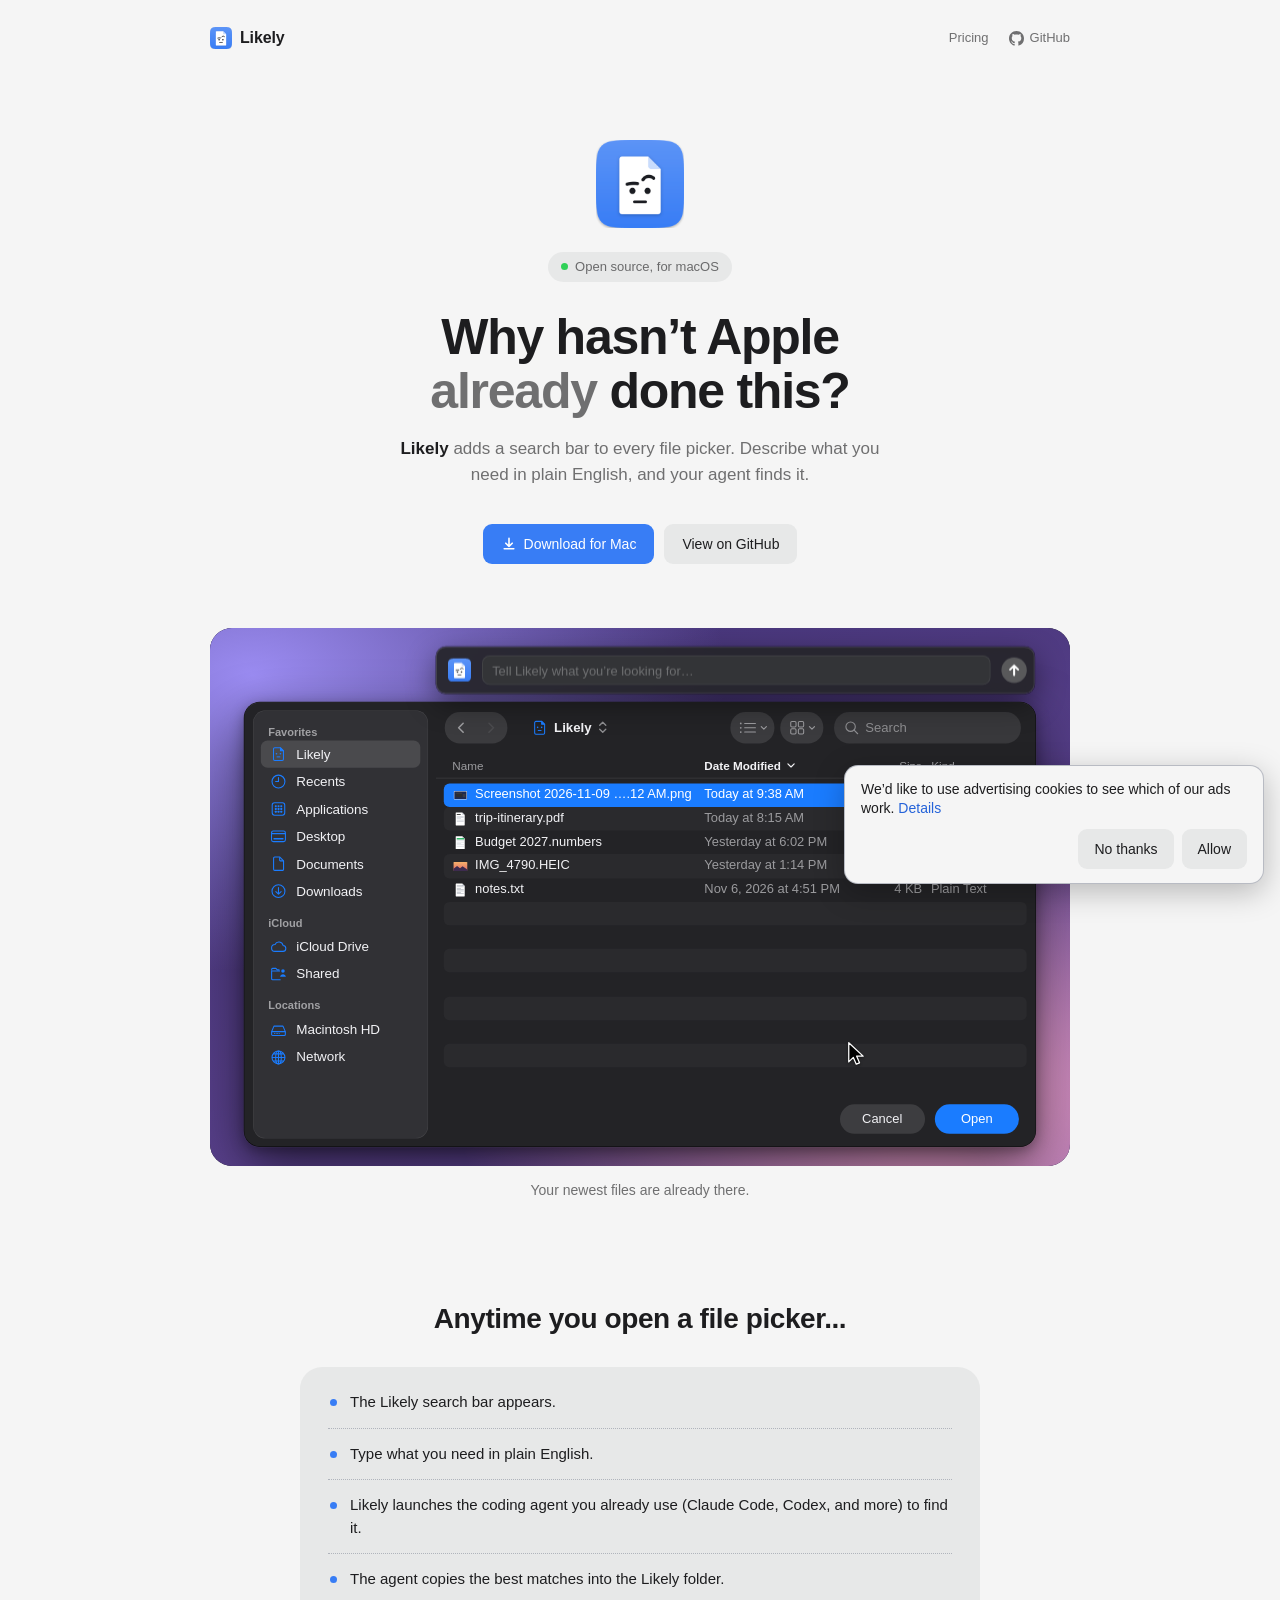
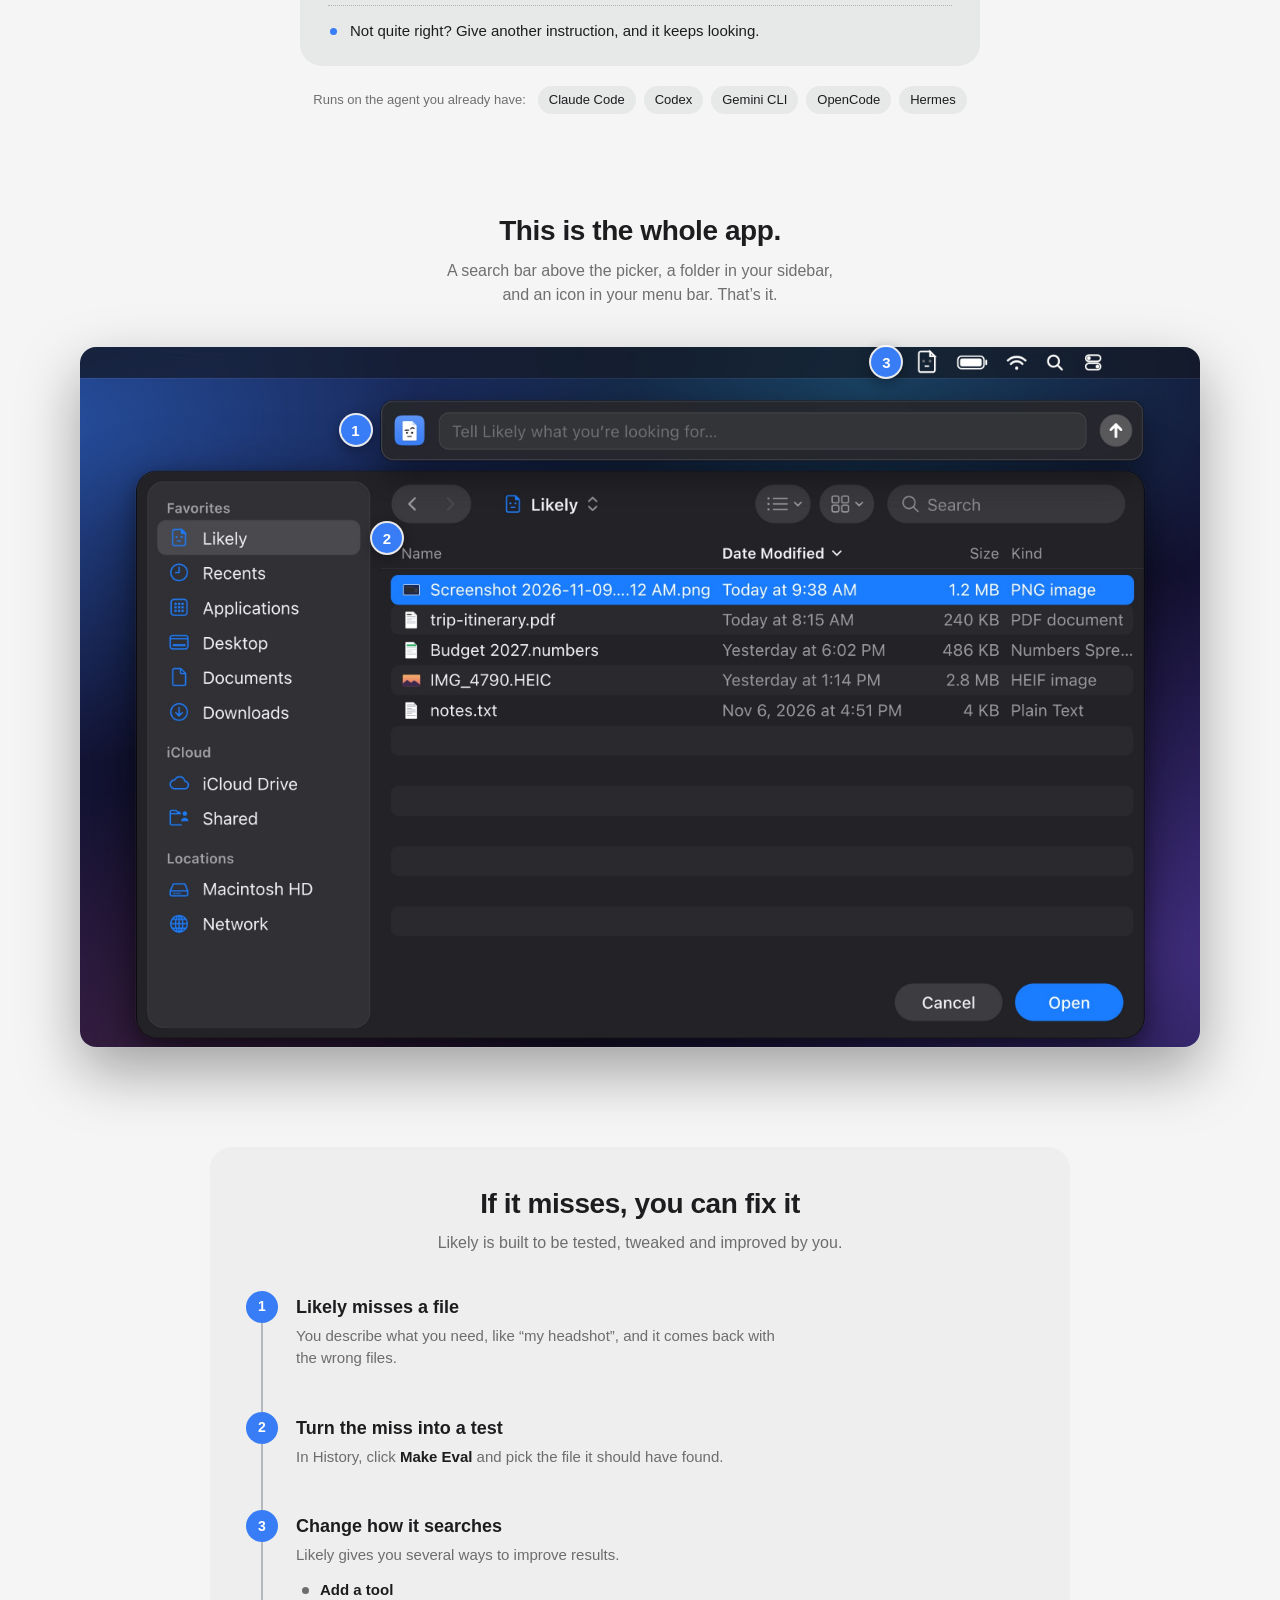
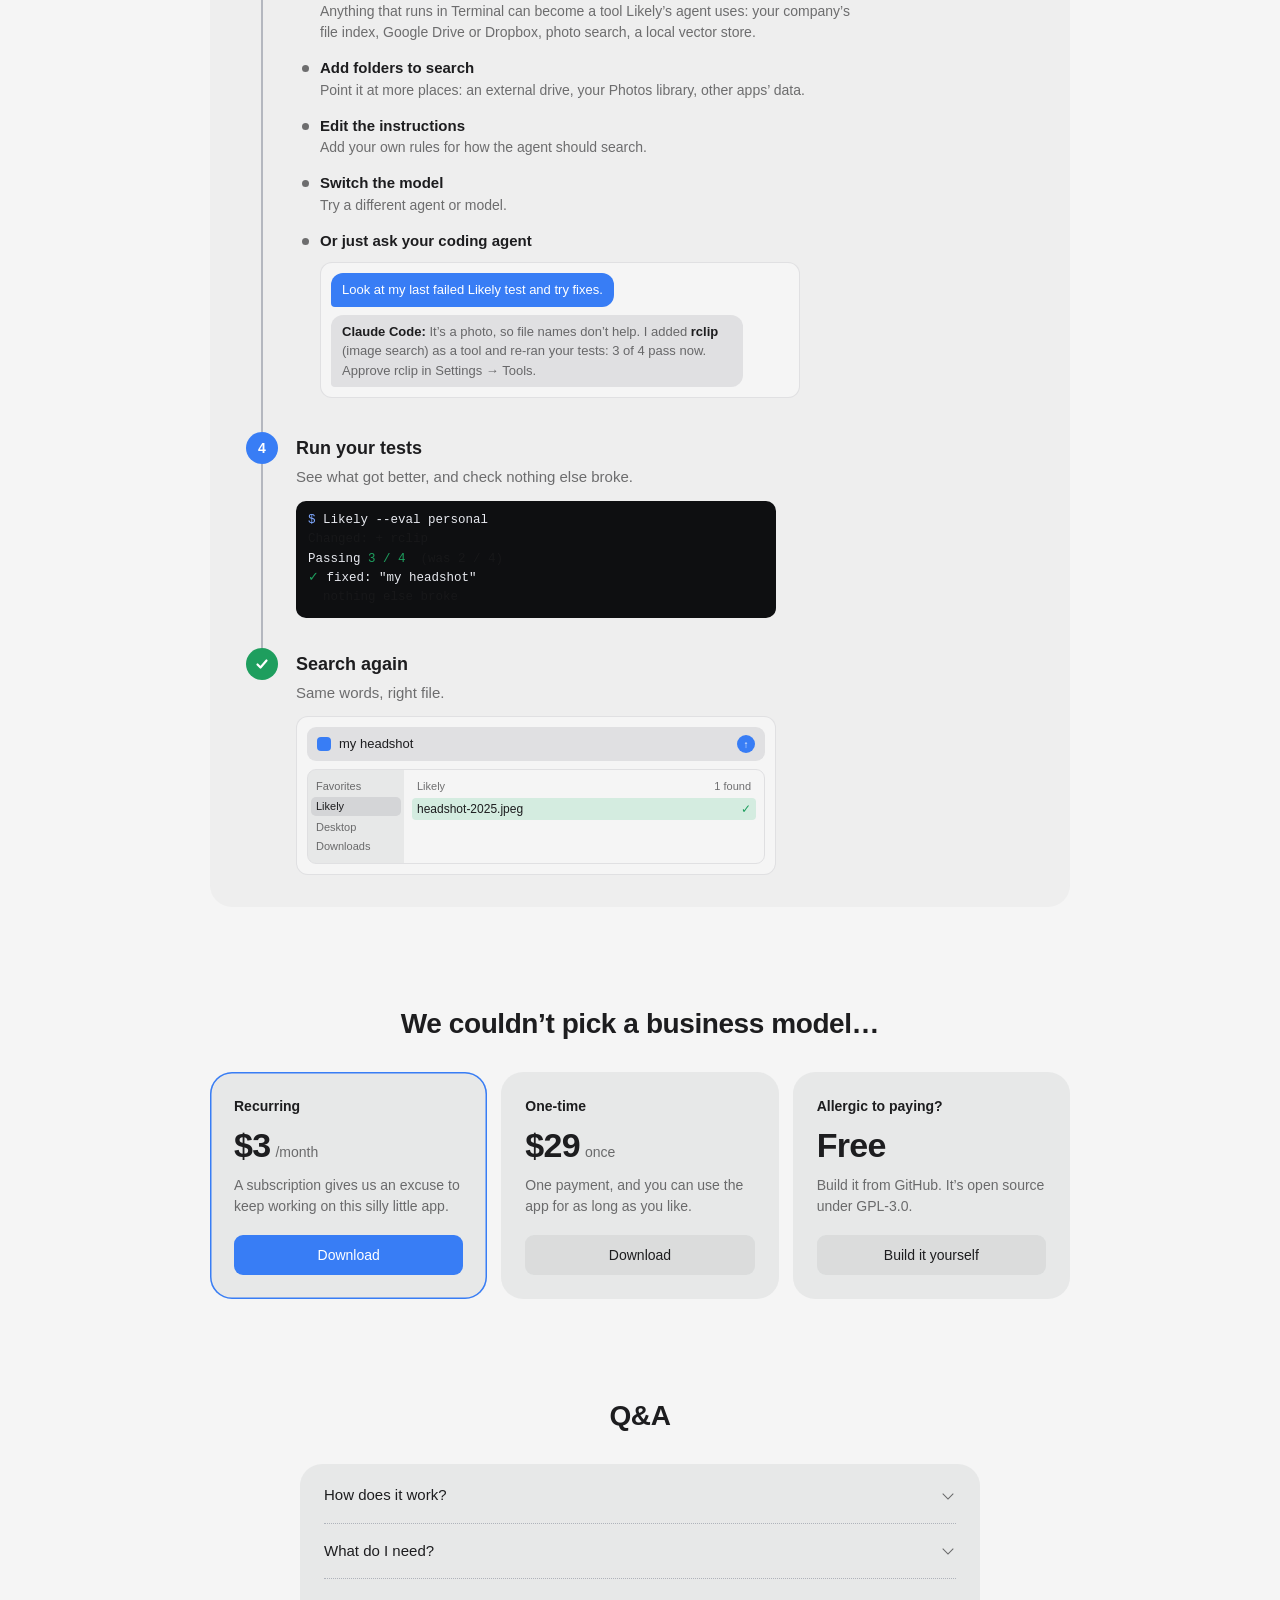
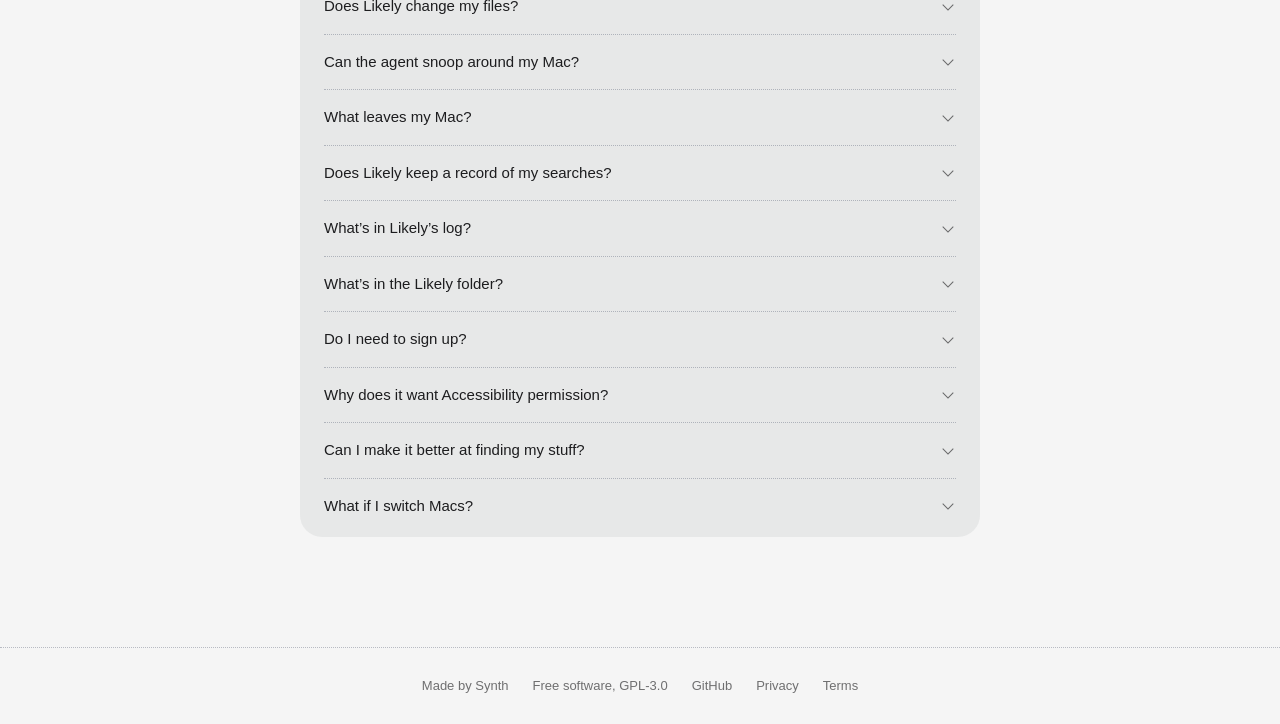
<file: docs/index.html>
<!DOCTYPE html>
<html lang="en" class="no-js">
<head>
  <meta charset="utf-8">
  <meta name="viewport" content="width=device-width, initial-scale=1">
  <title>Likely: Why hasn’t Apple already done this?</title>
  <meta name="description" content="Likely adds a search bar to every file picker. Describe what you need in plain English, and your agent finds it.">
  <meta name="color-scheme" content="dark light">
  <meta name="theme-color" content="#16171A" media="(prefers-color-scheme: dark)">
  <meta name="theme-color" content="#F5F5F5" media="(prefers-color-scheme: light)">
  <meta property="og:type" content="website">
  <meta property="og:url" content="https://synth-inc.github.io/likely/">
  <meta property="og:site_name" content="Likely">
  <meta property="og:title" content="Likely: Why hasn't Apple already done this?">
  <meta property="og:description" content="Likely adds a search bar to every file picker. Describe what you need in plain English, and your agent finds it.">
  <meta property="og:image" content="https://synth-inc.github.io/likely/assets/og-image.png">
  <meta property="og:image:width" content="1200">
  <meta property="og:image:height" content="630">
  <meta property="og:image:alt" content="Likely app icon with the line: Why hasn’t Apple already done this?">
  <meta name="twitter:card" content="summary_large_image">
  <meta name="twitter:title" content="Likely: Why hasn't Apple already done this?">
  <meta name="twitter:description" content="Likely adds a search bar to every file picker. Describe what you need in plain English, and your agent finds it.">
  <meta name="twitter:image" content="https://synth-inc.github.io/likely/assets/og-image.png">
  <link rel="icon" type="image/svg+xml" href="assets/favicon.svg">
  <link rel="icon" type="image/png" sizes="32x32" href="assets/favicon-32.png">
  <link rel="icon" type="image/png" sizes="16x16" href="assets/favicon-16.png">
  <link rel="apple-touch-icon" sizes="180x180" href="assets/apple-touch-icon.png">
  <link rel="stylesheet" href="assets/style.css">
  <link rel="stylesheet" href="assets/wa.css">
  <link rel="stylesheet" href="assets/demo.css">
  <script>document.documentElement.classList.remove('no-js')</script>
  <script src="assets/ads.js" defer></script>
</head>
<body>
  <a class="skip" href="#main">Skip to content</a>

  <!-- NAV (DockLock pattern: wordmark left, two links right) -->
  <header class="nav wrap">
    <a class="brand" href="./" aria-label="Likely home">
      <img src="assets/logo.svg" alt="" width="22" height="22">
      <span data-copy-id="nav.brand">Likely</span>
    </a>
    <nav aria-label="Primary">
      <a href="#pricing" data-copy-id="nav.pricing">Pricing</a>
      <a href="https://github.com/synth-inc/likely" class="nav-gh">
        <svg aria-hidden="true" viewBox="0 0 16 16" width="15" height="15"><path fill="currentColor" d="M8 0C3.58 0 0 3.58 0 8c0 3.54 2.29 6.53 5.47 7.59.4.07.55-.17.55-.38 0-.19-.01-.82-.01-1.49-2.01.37-2.53-.49-2.69-.94-.09-.23-.48-.94-.82-1.13-.28-.15-.68-.52-.01-.53.63-.01 1.08.58 1.23.82.72 1.21 1.87.87 2.33.66.07-.52.28-.87.51-1.07-1.78-.2-3.64-.89-3.64-3.95 0-.87.31-1.59.82-2.15-.08-.2-.36-1.02.08-2.12 0 0 .67-.21 2.2.82.64-.18 1.32-.27 2-.27.68 0 1.36.09 2 .27 1.53-1.04 2.2-.82 2.2-.82.44 1.1.16 1.92.08 2.12.51.56.82 1.27.82 2.15 0 3.07-1.87 3.75-3.65 3.95.29.25.54.73.54 1.48 0 1.07-.01 1.93-.01 2.2 0 .21.15.46.55.38A8.013 8.013 0 0016 8c0-4.42-3.58-8-8-8z"/></svg>
        <span data-copy-id="nav.github">GitHub</span>
      </a>
    </nav>
  </header>

  <main id="main">
    <!-- 1. HERO (DockLock: big logo, badge, headline, subtitle, CTA row) -->
    <section class="hero wrap">
      <img class="hero-logo" src="assets/logo-512.png" width="88" height="88" alt="">
      <p class="badge"><span class="badge-dot" aria-hidden="true"></span><span data-copy-id="hero.badge">Open source, for macOS</span></p>
      <h1 data-copy-id="hero.title"><span class="hero-l1">Why hasn’t Apple</span><br><i class="title-accent">already</i> done this?</h1>
      <p class="subtitle" data-copy-id="hero.subtitle"><b>Likely</b> adds a search bar to every file picker. Describe what you need in plain English, and your agent finds it.</p>
      <div class="cta">
        <a class="btn btn-primary" href="https://github.com/synth-inc/likely/releases/latest/download/Likely.dmg">
          <svg aria-hidden="true" viewBox="0 0 20 20" width="16" height="16"><path d="M10 3v10m0 0l-4-4m4 4l4-4M4 16h12" fill="none" stroke="currentColor" stroke-width="2" stroke-linecap="round" stroke-linejoin="round"/></svg>
          <span data-copy-id="hero.download">Download for Mac</span>
        </a>
        <a class="btn btn-quiet" href="https://github.com/synth-inc/likely"><span data-copy-id="hero.github">View on GitHub</span></a>
      </div>
    </section>

    <!-- 2. DEMO (DockLock: "See the difference" eyebrow + demo panel). Here: the autoplay video. -->
    <section class="demo wrap">
      <!-- DEMO: an animated, self-playing picker + search bar drawn in HTML/CSS (assets/demo.css, assets/demo.js).
           Searches and timing live at the top of assets/demo.js. Captions below are editable in ?edit mode. -->
      <div class="video-panel demo-panel" data-likely-demo role="img"
           aria-label="Demo: a file picker opens with recent files in the Likely folder. Typing “last year’s tax forms” into Likely’s search bar finds the W-2 and 1099 PDFs, and they’re opened. More searches find a logo with a transparent background, a meme about losing files, and, after a correction, the March hosting invoice."></div>
      <div class="demo-caps" aria-hidden="true">
        <p class="demo-cap on" data-copy-id="demo.cap.recent">Your newest files are already there.</p>
        <p class="demo-cap" data-copy-id="demo.cap.plain">Plain English</p>
        <p class="demo-cap" data-copy-id="demo.cap.images">Finds images by what’s in them</p>
        <p class="demo-cap" data-copy-id="demo.cap.refine">Refine it</p>
      </div>
      <script src="assets/demo.js" defer></script>
    </section>

    <!-- 3. HOW IT WORKS -->
    <section id="how" class="wrap section" aria-labelledby="how-h">
      <h2 id="how-h" data-copy-id="how.headline">Anytime you open a file picker...</h2>
      <ul class="panel bullets">
        <li data-copy-id="how.b1">The Likely search bar appears.</li>
        <li data-copy-id="how.b2">Type what you need in plain English.</li>
        <li data-copy-id="how.b2b">Likely launches the coding agent you already use (Claude Code, Codex, and more) to find it.</li>
        <li data-copy-id="how.b3">The agent copies the best matches into the Likely folder.</li>
        <li data-copy-id="how.b4">Not quite right? Give another instruction, and it keeps looking.</li>
      </ul>
      <div class="agents">
        <span class="agents-label" data-copy-id="how.agents.label">Runs on the agent you already have:</span>
        <span class="chip" data-copy-id="agent.claude">Claude Code</span>
        <span class="chip" data-copy-id="agent.codex">Codex</span>
        <span class="chip" data-copy-id="agent.gemini">Gemini CLI</span>
        <span class="chip" data-copy-id="agent.opencode">OpenCode</span>
        <span class="chip" data-copy-id="agent.hermes">Hermes</span>
      </div>
    </section>





    <!-- 4. THIS IS THE WHOLE APP (DockLock: centered h2 + one line + screenshot) -->
    <section class="whole wrap" aria-labelledby="whole-h">
      <h2 id="whole-h" data-copy-id="whole.title">This is the whole app.</h2>
      <p class="section-sub" data-copy-id="whole.subtitle">A search bar above the picker, a folder in your sidebar, and an icon in your menu bar. That’s it.</p>

      <!-- Interactive whole-app screenshot (assets/wa.css, regions.js, wa.js; wa-edit.js loads only with ?edit-regions).
           To move regions: open ?edit-regions, adjust, "Copy config", paste into assets/regions.js. -->
      <figure class="wa" data-img="assets/whole-app.jpg">
        <img class="wa-base" src="assets/whole-app.jpg" width="2880" height="1800"
             alt="A file picker with Likely's search bar above it, the Likely folder selected in its sidebar, and Likely's icon in the menu bar.">
        <div class="wa-dim"></div>
      </figure>
      <script src="assets/regions.js"></script>
      <script src="assets/wa.js"></script>
    </section>

    <!-- 5. IF IT MISSES, YOU CAN FIX IT (the improvement loop) -->
    <section id="fix" class="wrap section" aria-labelledby="fix-h">
      <div class="fx-panel">
    <h2 id="fix-h" class="fx-title" data-copy-id="fix.title">If it misses, you can fix it</h2>
    <p class="fx-sub" data-copy-id="fix.sub">Likely is built to be tested, tweaked and improved by you.</p>

    <ol class="fx-steps">
      <li class="fx-step">
        <span class="fx-dot">1</span>
        <div>
          <h3 data-copy-id="fix.s1.title">Likely misses a file</h3>
          <p data-copy-id="fix.s1.body">You describe what you need, like “my headshot”, and it comes back with the wrong files.</p>
        </div>
      </li>

      <li class="fx-step">
        <span class="fx-dot">2</span>
        <div>
          <h3 data-copy-id="fix.s2.title">Turn the miss into a test</h3>
          <p data-copy-id="fix.s2.body">In History, click <b>Make Eval</b> and pick the file it should have found.</p>
        </div>
      </li>

      <li class="fx-step">
        <span class="fx-dot">3</span>
        <div>
          <h3 data-copy-id="fix.s3.title">Change how it searches</h3>
          <p data-copy-id="fix.s3.body">Likely gives you several ways to improve results.</p>
          <ul class="fx-ladder">
            <li><b data-copy-id="fix.opt.tool.title">Add a tool</b><span data-copy-id="fix.opt.tool.body">Anything that runs in Terminal can become a tool Likely’s agent uses: your company’s file index, Google Drive or Dropbox, photo search, a local vector store.</span></li>
            <li><b data-copy-id="fix.opt.folders.title">Add folders to search</b><span data-copy-id="fix.opt.folders.body">Point it at more places: an external drive, your Photos library, other apps’ data.</span></li>
            <li><b data-copy-id="fix.opt.instructions.title">Edit the instructions</b><span data-copy-id="fix.opt.instructions.body">Add your own rules for how the agent should search.</span></li>
            <li><b data-copy-id="fix.opt.model.title">Switch the model</b><span data-copy-id="fix.opt.model.body">Try a different agent or model.</span></li>
            <li><b data-copy-id="fix.opt.agent.title">Or just ask your coding agent</b>
              <div class="fx-ui fx-chat">
                <div class="fx-bubble" data-copy-id="fix.chat.you">Look at my last failed Likely test and try fixes.</div>
                <div class="fx-reply" data-copy-id="fix.chat.agent"><b>Claude Code:</b> It’s a photo, so file names don’t help. I added <b>rclip</b> (image search) as a tool and re-ran your tests: 3 of 4 pass now. Approve rclip in Settings → Tools.</div>
              </div>
            </li>
          </ul>
        </div>
      </li>

      <li class="fx-step">
        <span class="fx-dot">4</span>
        <div>
          <h3 data-copy-id="fix.s4.title">Run your tests</h3>
          <p data-copy-id="fix.s4.body">See what got better, and check nothing else broke.</p>
<div class="fx-term"><span class="fx-p">$</span> Likely --eval personal
<span class="fx-dim">Changed: + rclip</span>
Passing <span class="fx-ok">3 / 4</span>  <span class="fx-dim">(was 2 / 4)</span>
<span class="fx-ok">✓</span> fixed: "my headshot"
<span class="fx-dim">  nothing else broke</span></div>
        </div>
      </li>

      <li class="fx-step">
        <span class="fx-dot fx-ok"><svg width="16" height="16" viewBox="0 0 16 16" aria-hidden="true"><path d="M3.5 8.5l3 3 6-7" fill="none" stroke="#fff" stroke-width="2.2" stroke-linecap="round" stroke-linejoin="round"/></svg></span>
        <div>
          <h3 data-copy-id="fix.s5.title">Search again</h3>
          <p data-copy-id="fix.s5.body">Same words, right file.</p>
          <div class="fx-ui" aria-label="Search bar showing the right file">
            <div class="fx-hud"><span class="fx-g" aria-hidden="true"></span><span class="fx-t">my headshot</span><span class="fx-send" aria-hidden="true">↑</span></div>
            <div class="fx-picker">
              <div class="fx-side"><span>Favorites</span><span class="fx-on">Likely</span><span>Desktop</span><span>Downloads</span></div>
              <div class="fx-files">
                <div class="fx-row fx-hdr"><span>Likely</span><span>1 found</span></div>
                <div class="fx-row fx-hit"><span>headshot-2025.jpeg</span><span>✓</span></div>
              </div>
            </div>
          </div>
        </div>
      </li>
    </ol>
  </div>
    </section>

    <!-- 8. PRICING -->
    <section id="pricing" class="wrap section" aria-labelledby="price-h">
      <h2 id="price-h" data-copy-id="pricing.title">We couldn’t pick a business model…</h2>
      <div class="plans">
        <article class="panel plan plan-featured">
          <p class="vote" data-copy-id="pricing.sub.vote">Recurring</p>
          <!-- PRICING: the subscription period isn't decided. Replace the placeholder below in ?edit mode
           (and check License.swift's "/ month" and the checkout plan match). -->
          <p class="price"><span data-copy-id="pricing.sub.price">$3</span><small data-copy-id="pricing.sub.unit">/month</small></p>
          <p class="plan-body" data-copy-id="pricing.sub.body">A subscription gives us an excuse to keep working on this silly little app.</p>
          <a class="btn btn-primary" href="https://github.com/synth-inc/likely/releases/latest/download/Likely.dmg"><span data-copy-id="pricing.sub.cta">Download</span></a>
        </article>
        <article class="panel plan">
          <p class="vote" data-copy-id="pricing.once.vote">One-time</p>
          <p class="price"><span data-copy-id="pricing.once.price">$29</span><small data-copy-id="pricing.once.unit">once</small></p>
          <p class="plan-body" data-copy-id="pricing.once.body">One payment, and you can use the app for as long as you like.</p>
          <a class="btn btn-quiet" href="https://github.com/synth-inc/likely/releases/latest/download/Likely.dmg"><span data-copy-id="pricing.once.cta">Download</span></a>
        </article>
        <article class="panel plan">
          <p class="vote" data-copy-id="pricing.free.vote">Allergic to paying?</p>
          <p class="price"><span data-copy-id="pricing.free.price">Free</span></p>
          <p class="plan-body" data-copy-id="pricing.free.body">Build it from GitHub. It’s open source under GPL-3.0.</p>
          <a class="btn btn-quiet" href="https://github.com/synth-inc/likely#readme"><span data-copy-id="pricing.free.cta">Build it yourself</span></a>
        </article>
      </div>
    </section>

    <!-- 9. FAQ -->
    <section id="faq" class="wrap section" aria-labelledby="faq-h">
      <h2 id="faq-h" data-copy-id="faq.title">Q&amp;A</h2>
      <div class="panel faq">
        <details>
          <summary><span data-copy-id="faq.how.q">How does it work?</span></summary>
          <p data-copy-id="faq.how.a">When a file picker opens, Likely puts a search bar above it and your most recently added files in the Likely folder. Your coding agent runs only when you type a request in the bar and submit it. It can only search and read, and Likely copies the matches into the folder. Whether the picker jumps straight to the Likely folder is a setting. The copies are cleared shortly after you’re done.</p>
        </details>
        <details>
          <summary><span data-copy-id="faq.need.q">What do I need?</span></summary>
          <p data-copy-id="faq.need.a">macOS 14 or later, and a coding agent: Claude Code, Codex, Gemini CLI, OpenCode or Hermes.</p>
        </details>
        <details>
          <summary><span data-copy-id="faq.files.q">Does Likely change my files?</span></summary>
          <p data-copy-id="faq.files.a">No. Likely never modifies your files, and the agent is limited to searching and reading on your Mac. If you add tools that talk to online services, such as Google Drive, they can do whatever that service allows. Likely doesn’t enable any of these by default.</p>
        </details>
        <details>
          <summary><span data-copy-id="faq.agent.q">Can the agent snoop around my Mac?</span></summary>
          <p data-copy-id="faq.agent.a">It can search and read files to find what you asked for. With Likely’s own search tools it can’t change or delete anything, and it can’t read Likely’s own data, like your search history or logs. It’s kept out of Photos, Mail, Messages, Contacts, Notes and Safari unless you allow them in Settings → Permissions (with Codex, Photos libraries in unusual places may not be covered).</p>
        </details>
        <details>
          <summary><span data-copy-id="faq.provider.q">What leaves my Mac?</span></summary>
          <p data-copy-id="faq.provider.a">Likely doesn’t run an AI. Searches go to the agent you chose, under your account with that provider, or, for OpenCode’s free models, under OpenCode’s terms with no account. Likely never sends your searches or files to us.</p>
          <div class="faq-table">
            <table class="data-table">
                  <thead>
                    <tr>
                      <th scope="col" data-copy-id="leaves.head.to">Where it goes</th>
                      <th scope="col" data-copy-id="leaves.head.what">What</th>
                      <th scope="col" data-copy-id="leaves.head.when">When</th>
                    </tr>
                  </thead>
                  <tbody>
                    <tr>
                      <th scope="row" data-copy-id="leaves.ai.to">The AI agent you picked, through your own account (OpenAI, Anthropic, etc.), or OpenCode’s free models without one</th>
                      <td>
                        <ul>
                          <li data-copy-id="leaves.ai.w1">What you typed</li>
                          <li data-copy-id="leaves.ai.w2">The app’s name and window title</li>
                          <li data-copy-id="leaves.ai.w4">Your name (your Mac account’s full name), unless you turn it off in Settings → Prompt</li>
                          <li data-copy-id="leaves.ai.w5">Names and paths of files the agent finds, and the contents of files it opens</li>
                          <li data-copy-id="leaves.ai.w7">The picker’s button text, the paths of your Likely and search folders, and suggestions you turned down</li>
                          <li data-copy-id="leaves.ai.w6">Instructions for any tools you added, and your prompt if you changed it</li>
                        </ul>
                      </td>
                      <td data-copy-id="leaves.ai.when">Only when you search</td>
                    </tr>
                    <tr>
                      <th scope="row" data-copy-id="leaves.server.to">Likely’s license server</th>
                      <td data-copy-id="leaves.server.what">A random install ID, whether your license is active, and your IP address, like any web request. Each request is recorded in our analytics (PostHog), and the server keeps the purchase details Stripe sends it, including in its job queue (Redis Cloud) and logs.</td>
                      <td data-copy-id="leaves.server.when">After the first setup screen, when Likely checks your license, and when you buy</td>
                    </tr>
                    <tr>
                      <th scope="row" data-copy-id="leaves.analytics.to">Our analytics (PostHog)</th>
                      <td data-copy-id="leaves.analytics.what">Usage analytics, such as app version, how searches perform, test results, errors, and tools’ names and commands. Never your searches, window titles, file names or files.</td>
                      <td data-copy-id="leaves.analytics.when">While Likely runs, unless you turn off “Share usage analytics” in Settings</td>
                    </tr>
                    <tr>
                      <th scope="row" data-copy-id="leaves.stripe.to">Stripe</th>
                      <td data-copy-id="leaves.stripe.what">Your email, name, billing address and payment details. Stripe sends us the purchase details, but your full card number never reaches us.</td>
                      <td data-copy-id="leaves.stripe.when">When you buy or manage a subscription</td>
                    </tr>
                    <tr>
                      <th scope="row" data-copy-id="leaves.updates.to">Update checks</th>
                      <td data-copy-id="leaves.updates.what">Your IP address and app version. Requests to our update feed are recorded in our analytics (PostHog).</td>
                      <td data-copy-id="leaves.updates.when">When Likely checks for or downloads an update</td>
                    </tr>
                    <tr>
                      <th scope="row" data-copy-id="leaves.stays.to">Stays on your Mac</th>
                      <td data-copy-id="leaves.stays.what">Your search history, test cases and logs, and the copies in your Likely folder</td>
                      <td data-copy-id="leaves.stays.when">Always</td>
                    </tr>
                  </tbody>
                </table>
          </div>
          <p class="faq-more" data-copy-id="faq.provider.more">The details are in our <a href="privacy.html">privacy policy</a>.</p>
        </details>
        <details>
          <summary><span data-copy-id="faq.history.q">Does Likely keep a record of my searches?</span></summary>
          <p data-copy-id="faq.history.a">Only in Search history, which you can turn off or clear in Settings. In our downloadable app it’s encrypted with a key kept in your Mac’s Keychain, so other apps can’t read it. If you build Likely yourself, encryption stays off until you set up signing.</p>
        </details>
        <details>
          <summary><span data-copy-id="faq.log.q">What’s in Likely’s log?</span></summary>
          <p data-copy-id="faq.log.a">Only what’s needed to fix bugs: which app opened a picker, how long a search took, whether it worked. Your searches, window titles and file names show up as short codes, not text. To send us a detailed log with a bug report, turn on “Log details for troubleshooting”. It switches itself off after 24 hours. A detailed log contains your searches, window titles and file paths in full, so check it before you send it; we use it only to fix the problem (see our <a href="privacy.html#collect">privacy policy</a>).</p>
        </details>
        <details>
          <summary><span data-copy-id="faq.folder.q">What’s in the Likely folder?</span></summary>
          <p data-copy-id="faq.folder.a">The Likely folder holds copies. Originals stay put, and the folder is cleared shortly after you’re done.</p>
        </details>
        <details>
          <summary><span data-copy-id="faq.account.q">Do I need to sign up?</span></summary>
          <p data-copy-id="faq.account.a">No. There’s no sign-up or password. When it first starts, Likely registers an anonymous account on our license server, identified by a random install ID, and purchases attach to it.</p>
        </details>
        <details>
          <summary><span data-copy-id="faq.accessibility.q">Why does it want Accessibility permission?</span></summary>
          <p data-copy-id="faq.accessibility.a">That’s how it notices a file picker opening, shows the search bar above it, and jumps the picker to the Likely folder in its sidebar.</p>
        </details>
        <details>
          <summary><span data-copy-id="faq.better.q">Can I make it better at finding my stuff?</span></summary>
          <p data-copy-id="faq.better.a">Yes. Add tools: any command-line program your agent should use, like rclip for finding photos by what’s in them. Then test the result on your own files with evals. See <a href="https://github.com/synth-inc/likely/blob/main/docs/TOOLS.md">docs/TOOLS.md</a> and <a href="https://github.com/synth-inc/likely/blob/main/docs/EVALS.md">docs/EVALS.md</a>.</p>
        </details>
        <details>
          <summary><span data-copy-id="faq.switch.q">What if I switch Macs?</span></summary>
          <p data-copy-id="faq.switch.a">Restoring a purchase in the app is coming, but isn’t here yet. Until then, email <a href="mailto:contact@cloudless.so">contact@cloudless.so</a> from the address you used at checkout, or with your receipt number, and we’ll sort it out.</p>
        </details>
      </div>
    </section>
  </main>

  <!-- FOOTER (DockLock: one centered row) -->
  <footer class="foot">
    <span data-copy-id="footer.made">Made by Synth</span>
    <span data-copy-id="footer.license">Free software, GPL-3.0</span>
    <a href="https://github.com/synth-inc/likely" data-copy-id="footer.github">GitHub</a>
    <a href="privacy.html" data-copy-id="footer.privacy">Privacy</a>
    <a href="terms.html" data-copy-id="footer.terms">Terms</a>
  </footer>

  <!-- Copy-editing mode: add ?edit to the URL. ?preview-edits shows saved edits read-only. -->
  <script src="assets/hero-fx.js" defer></script>
  <script src="assets/edit.js" defer></script>
</body>
</html>
</file>
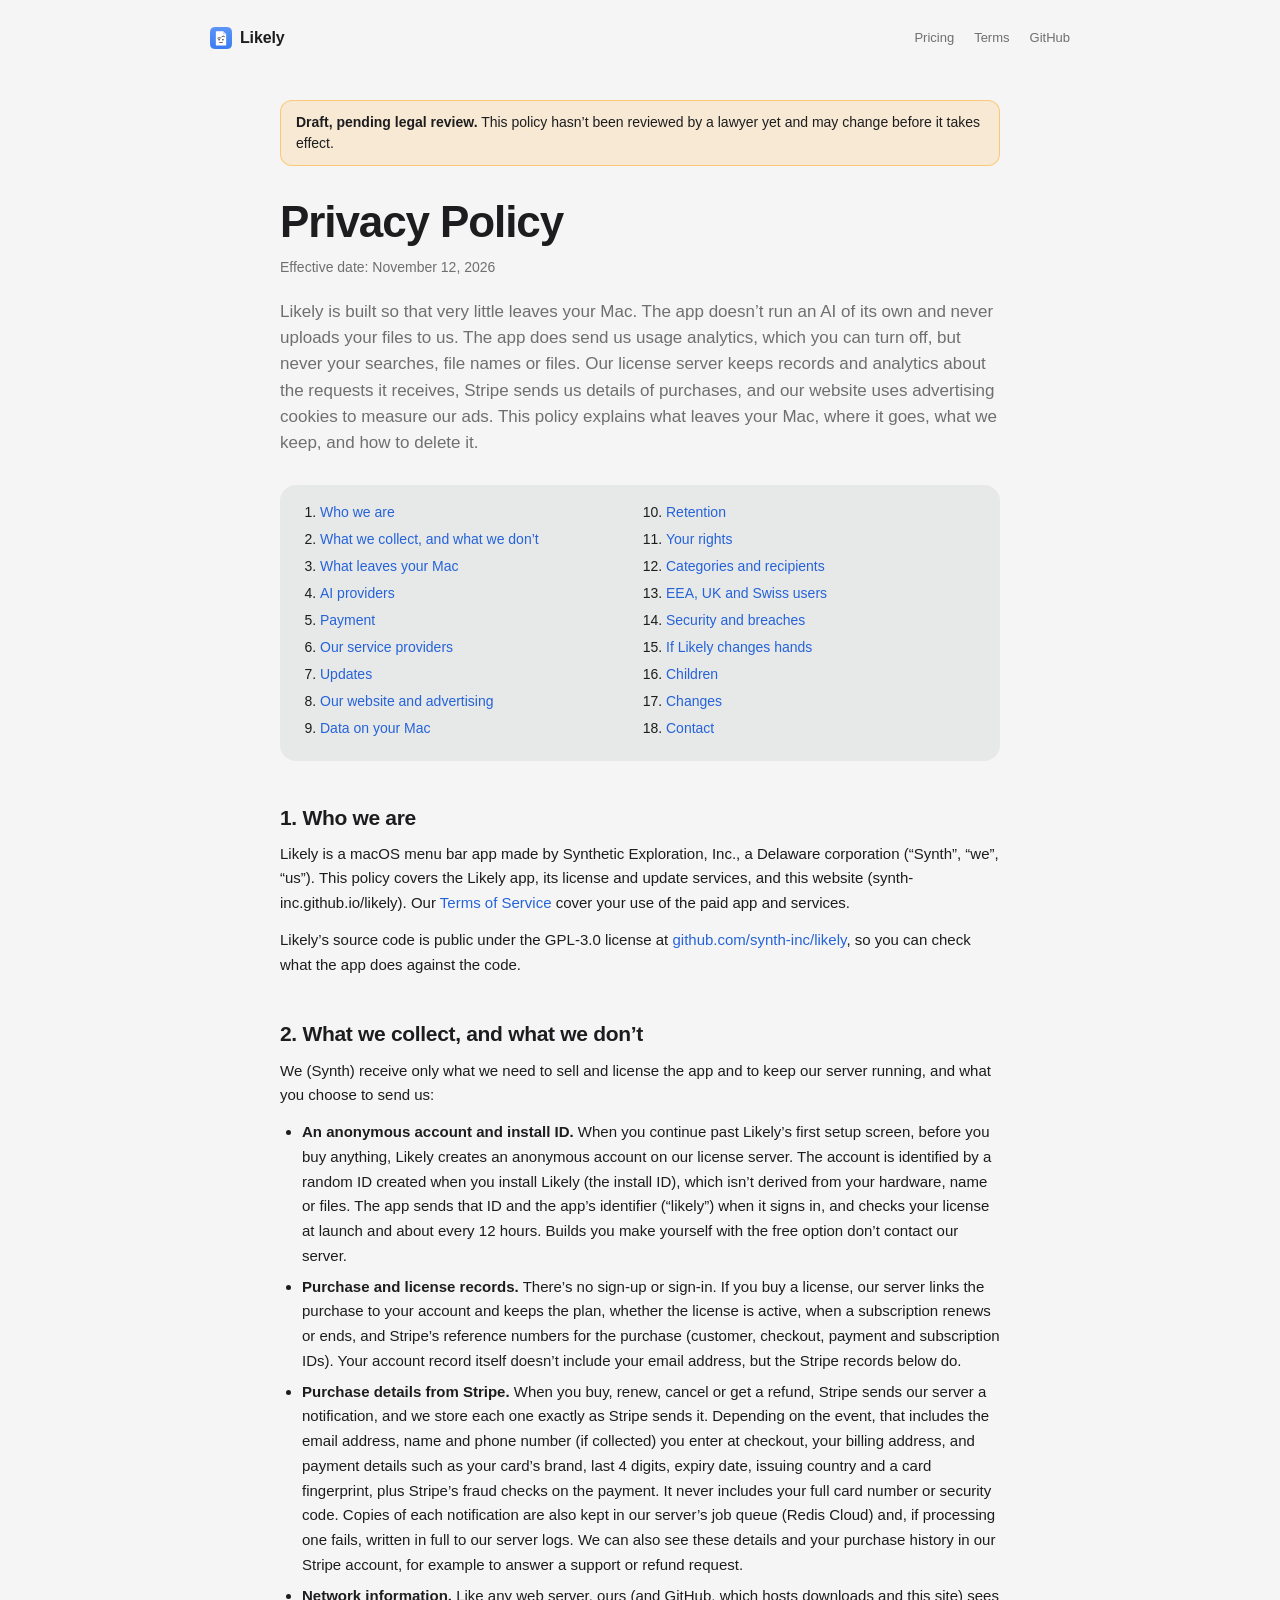
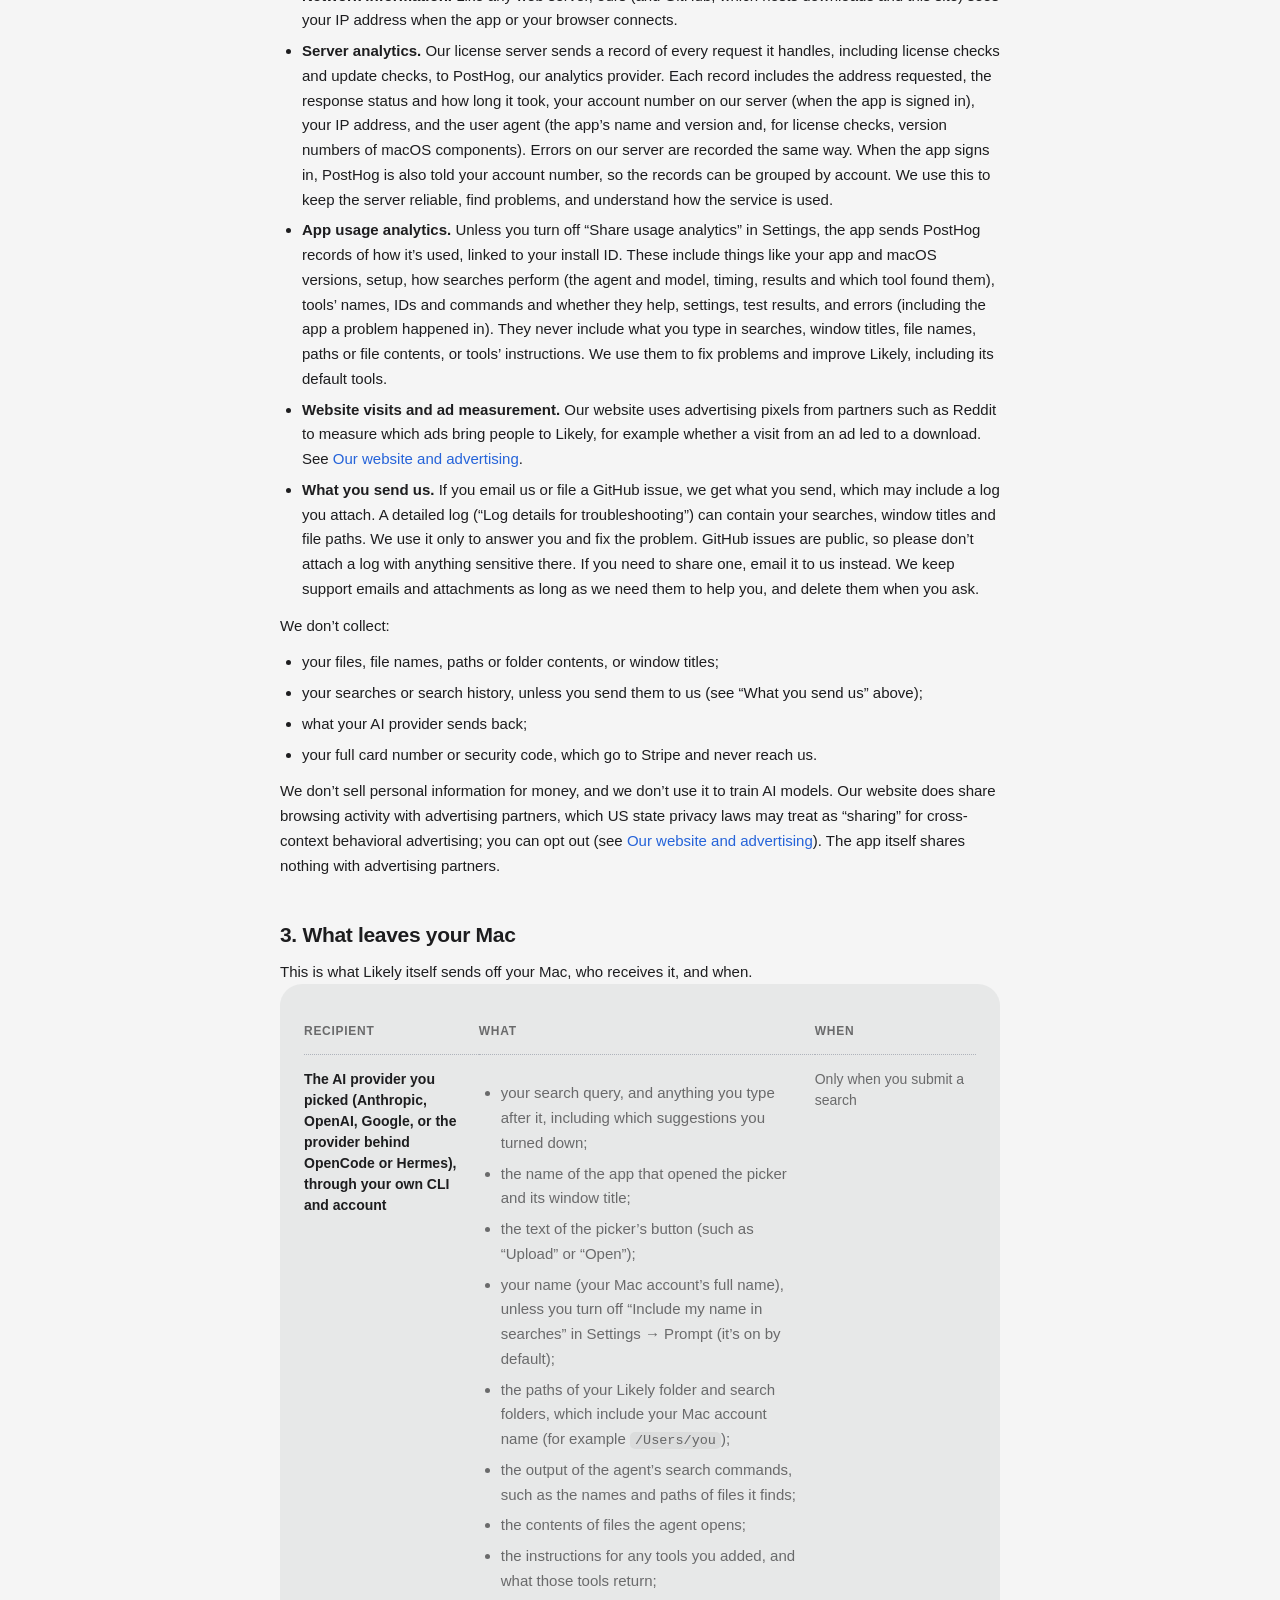
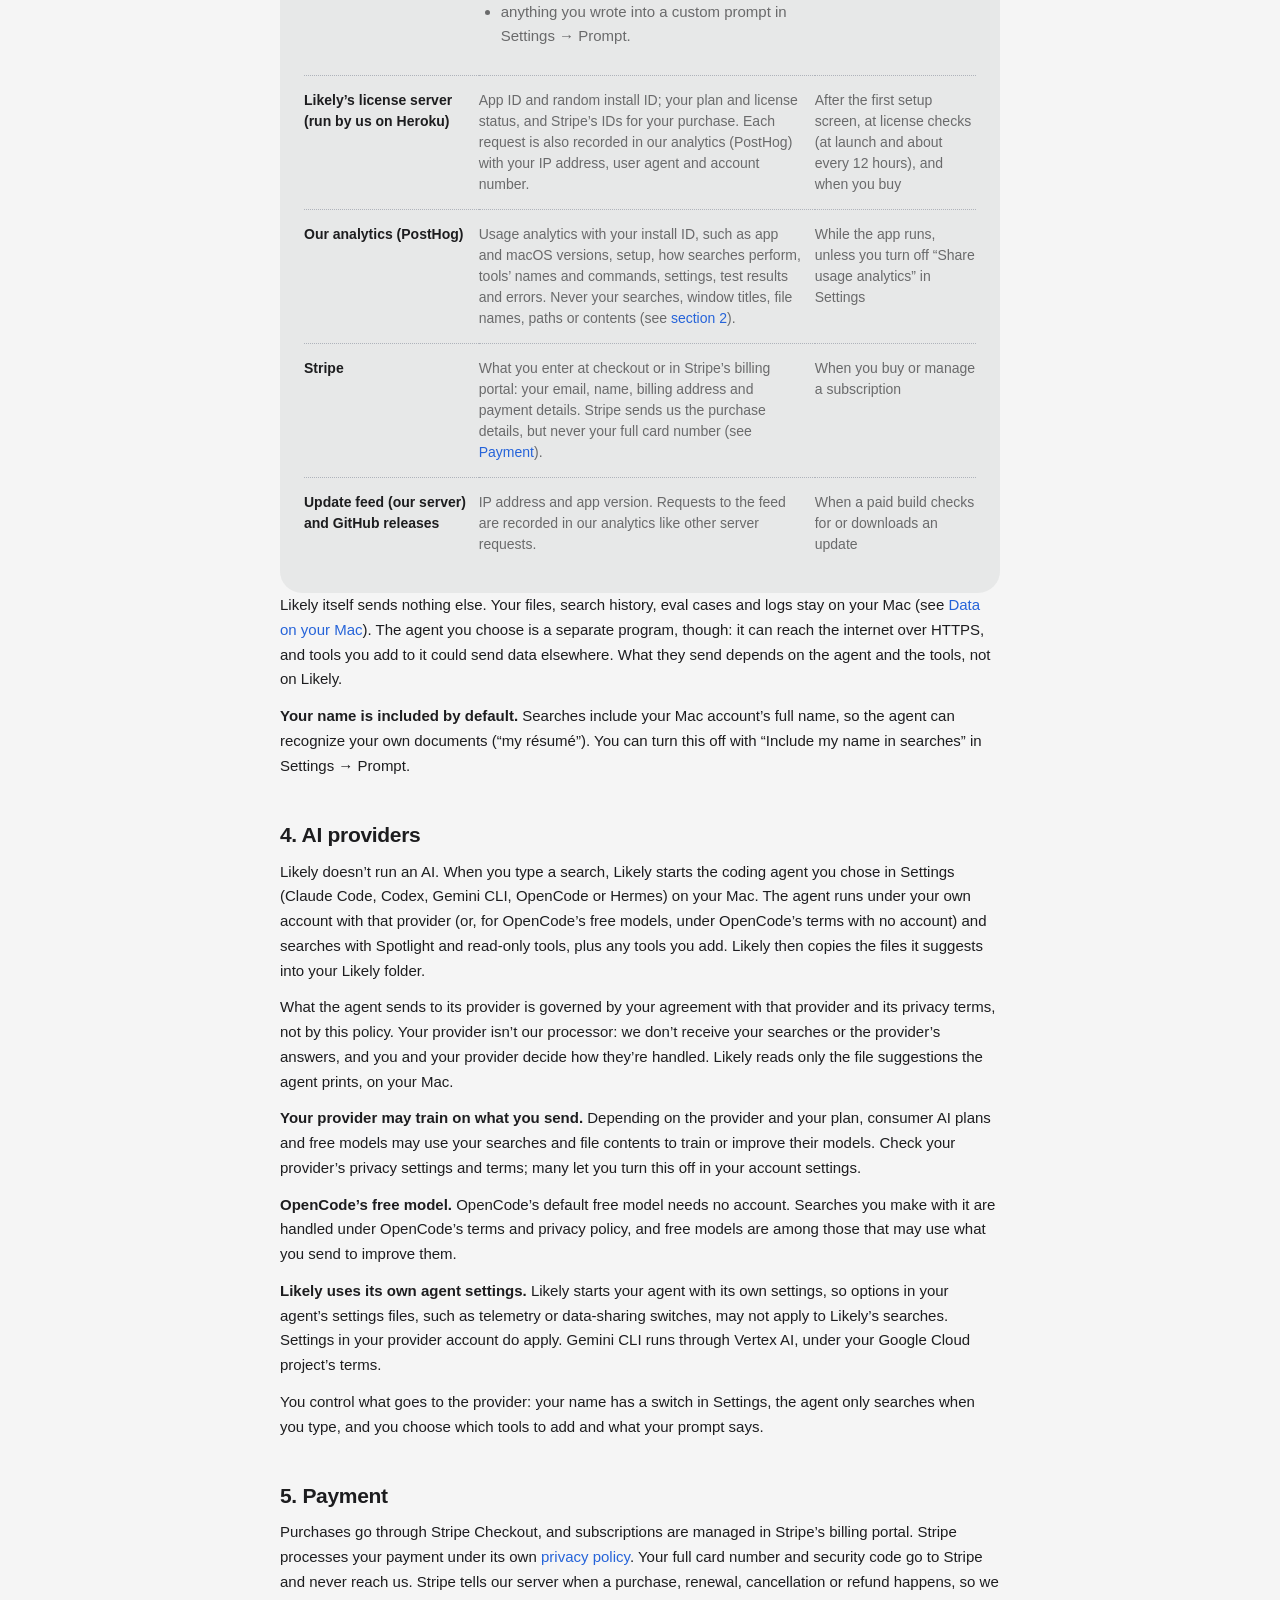
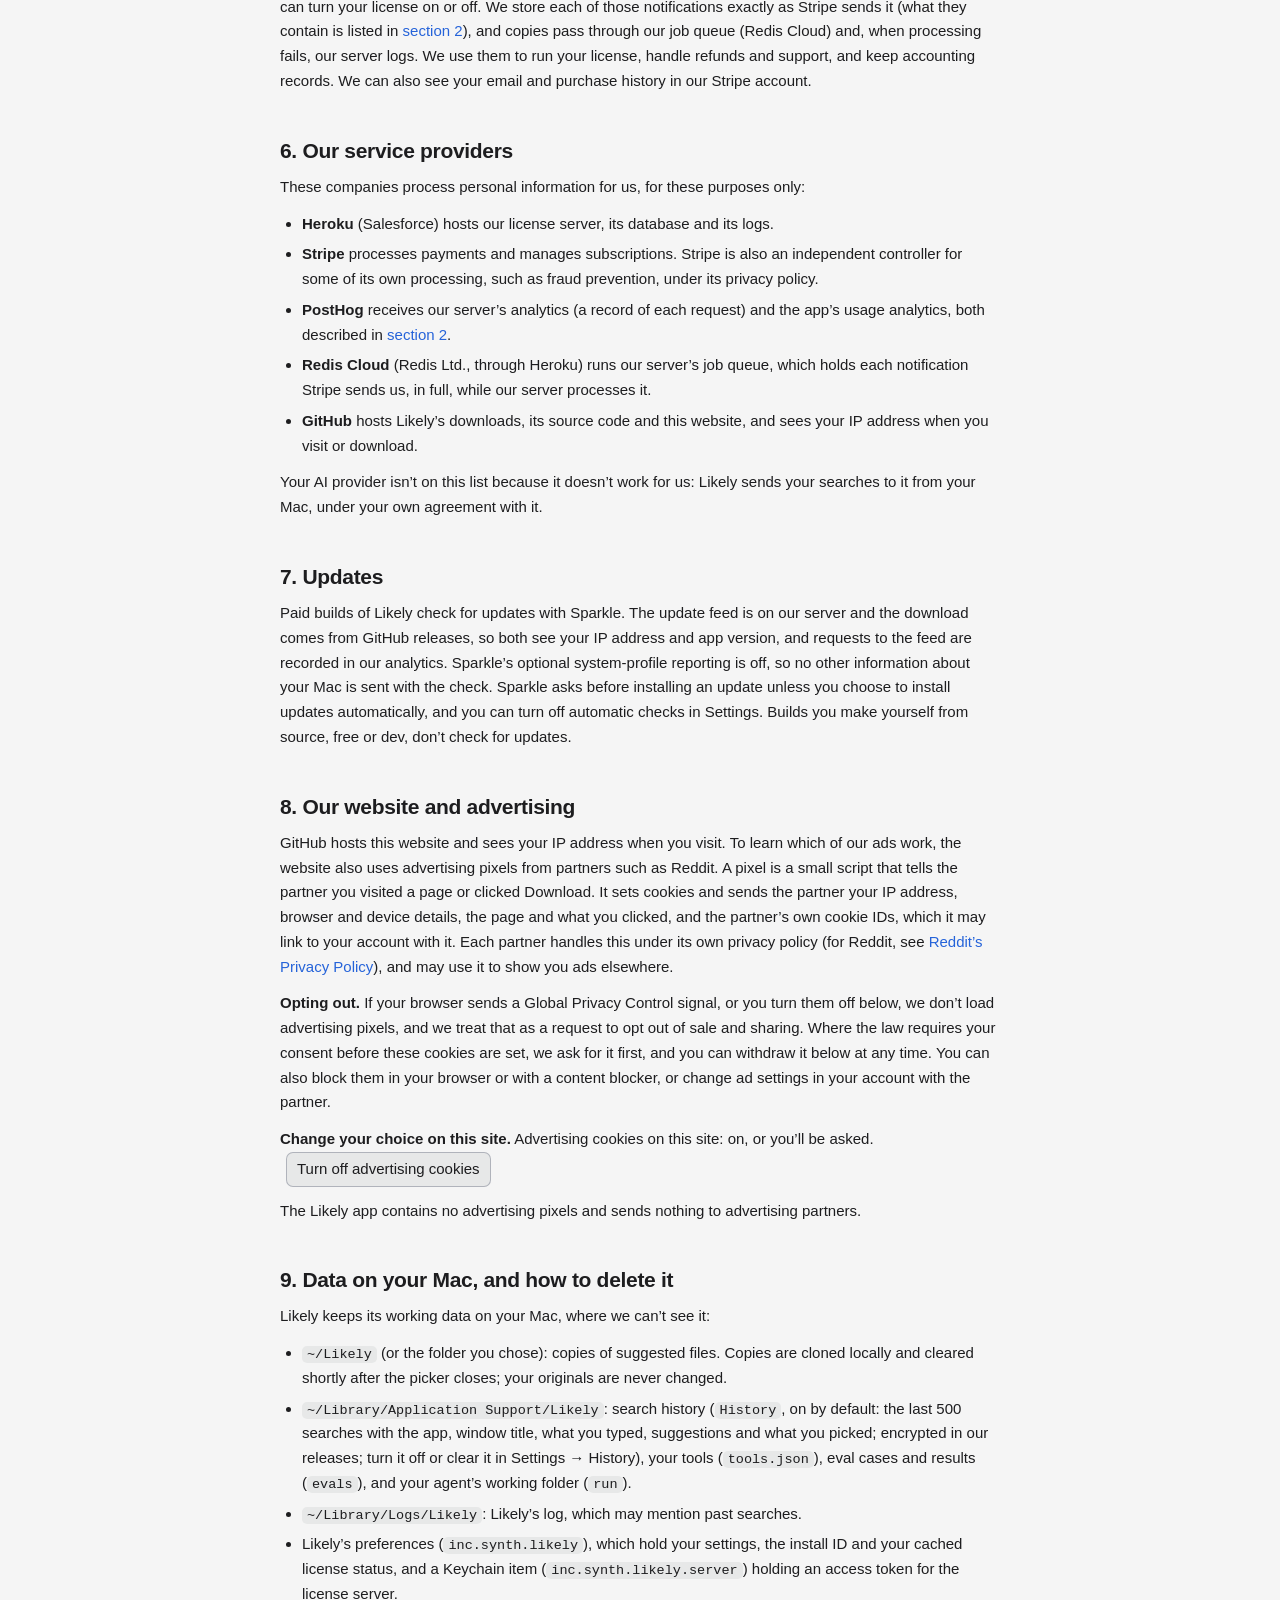
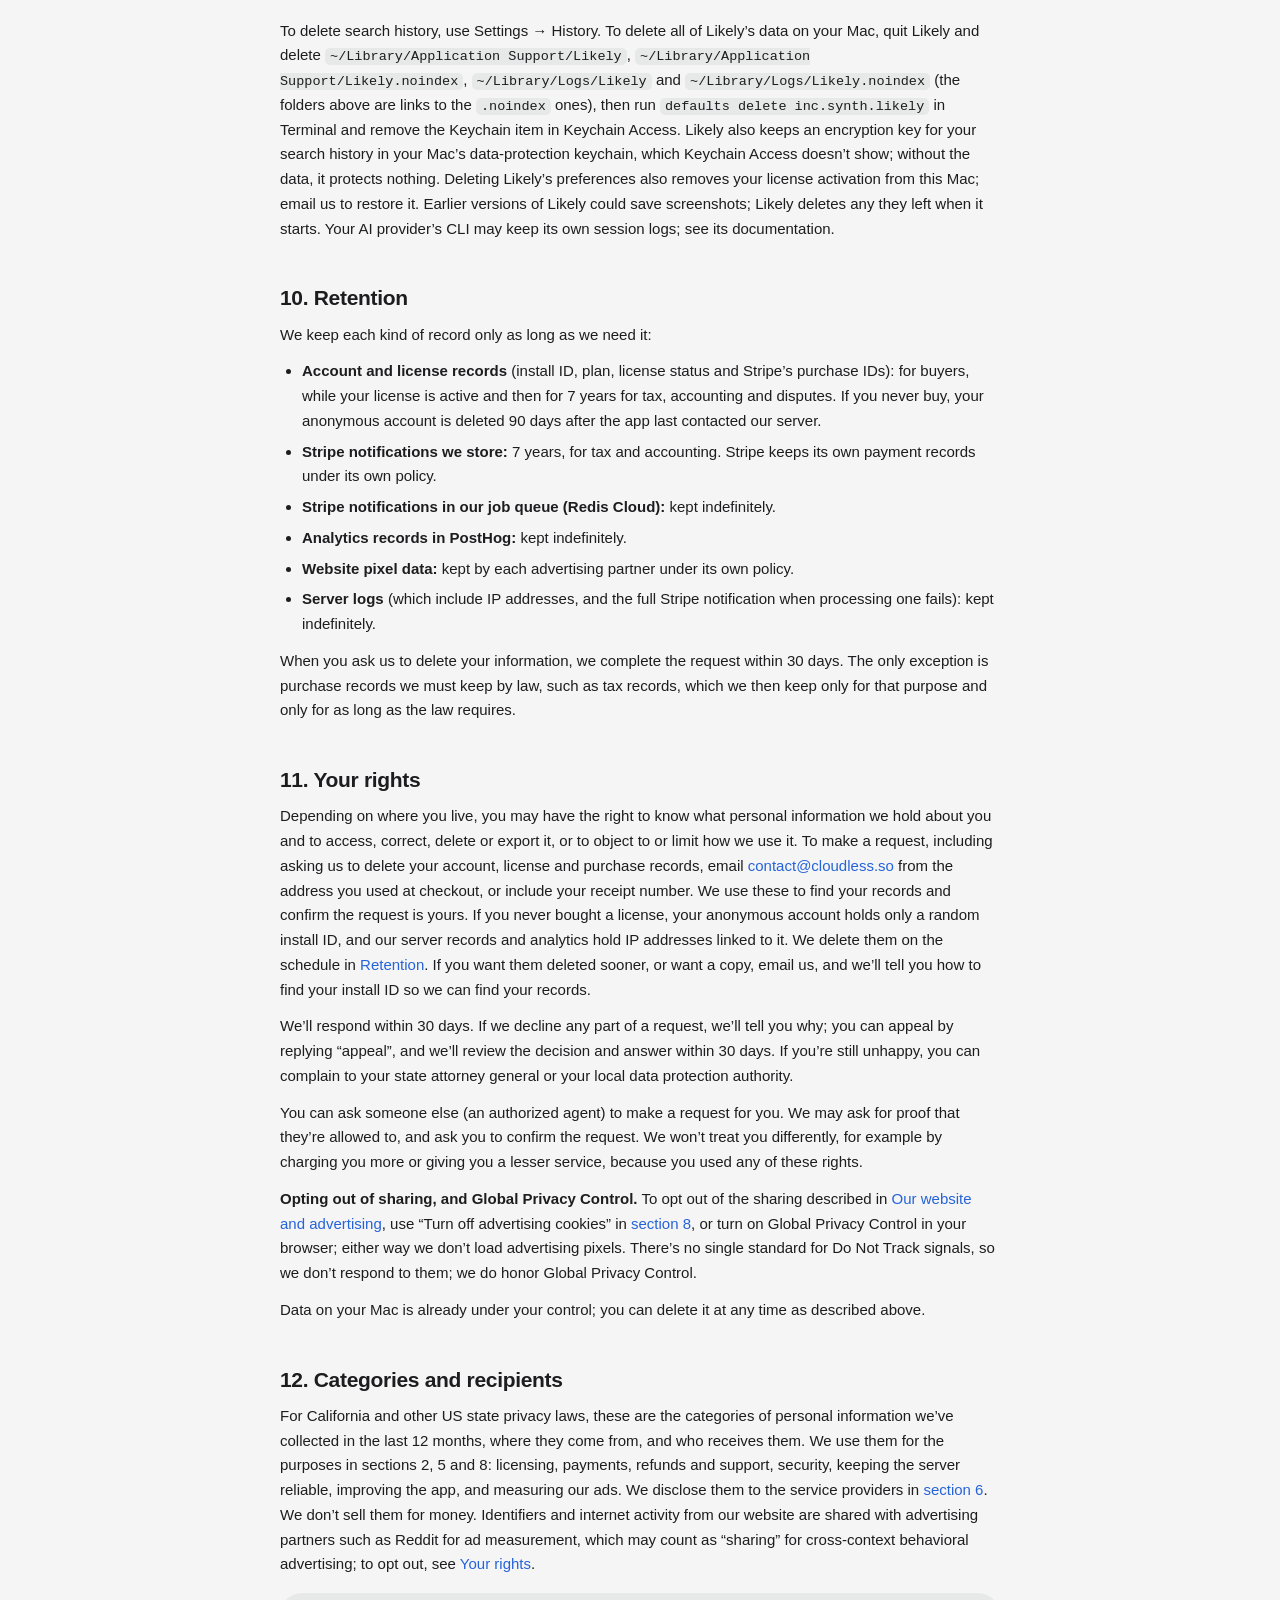
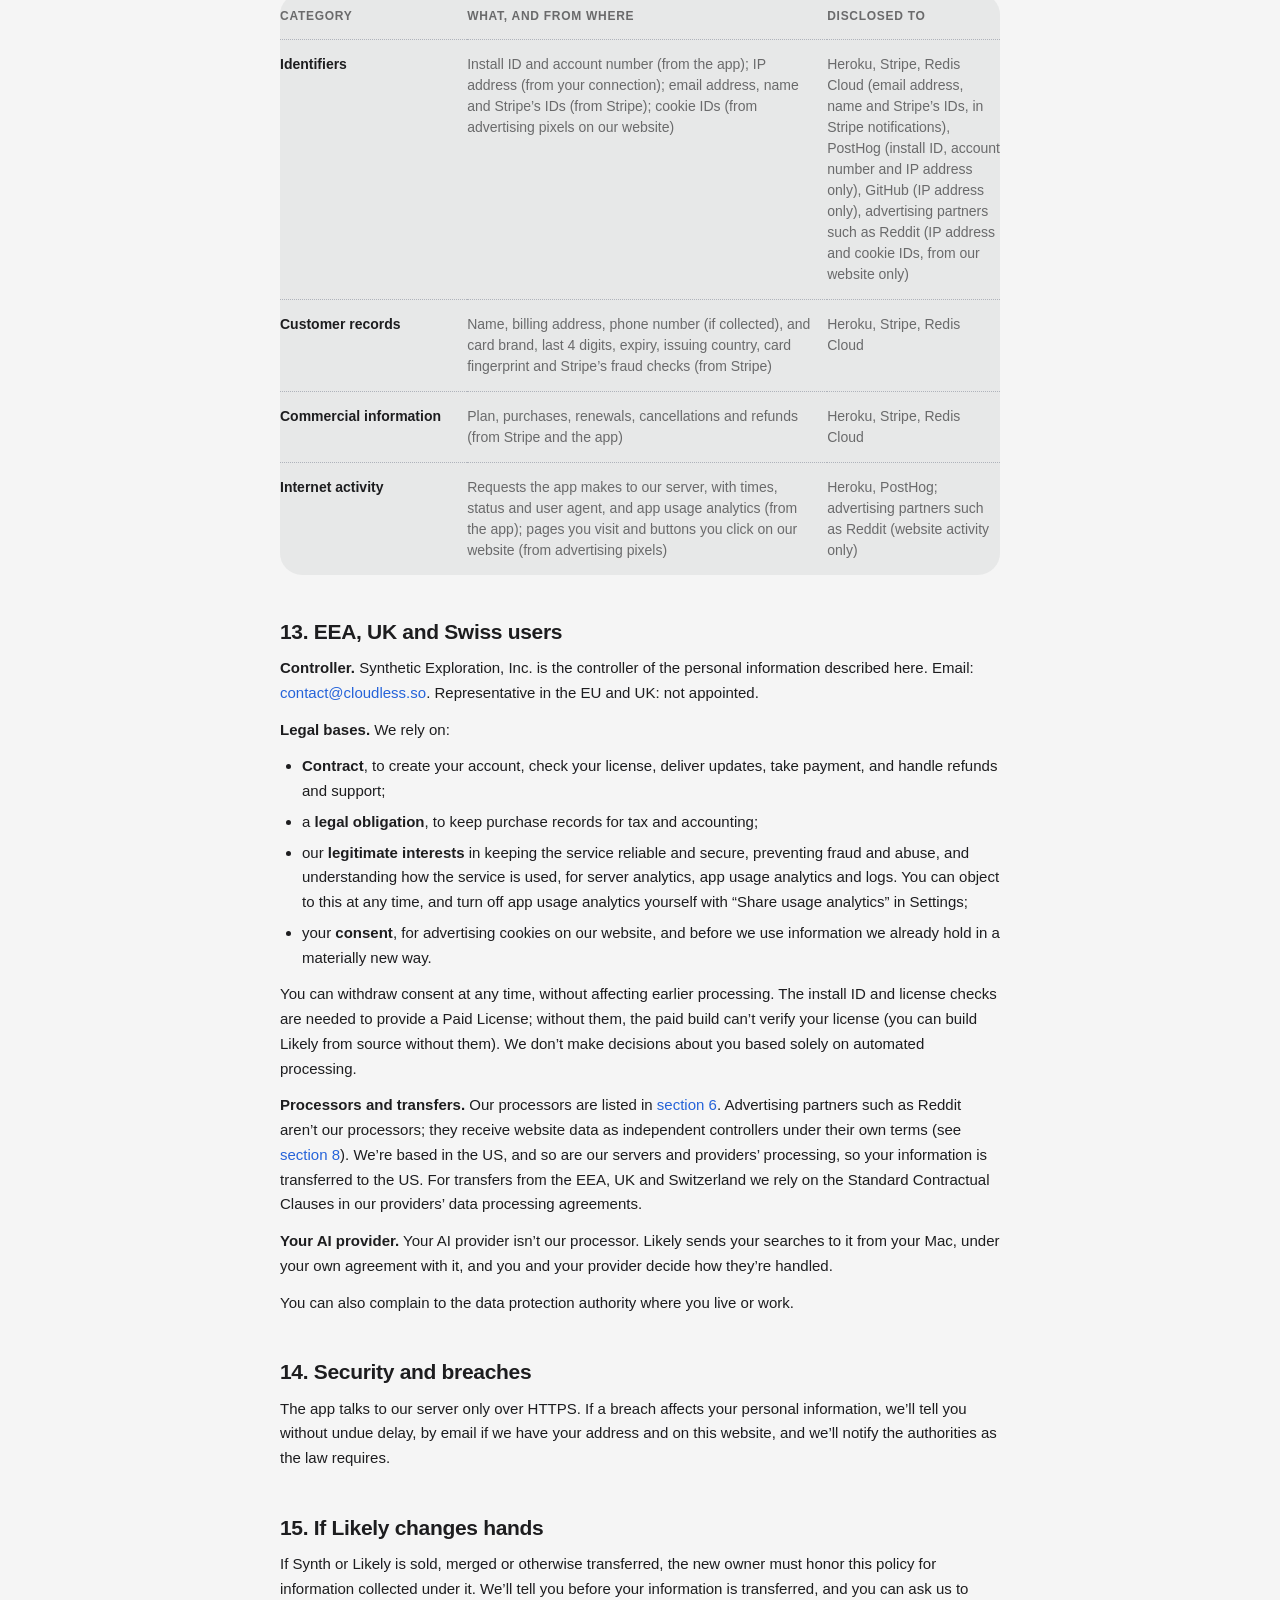
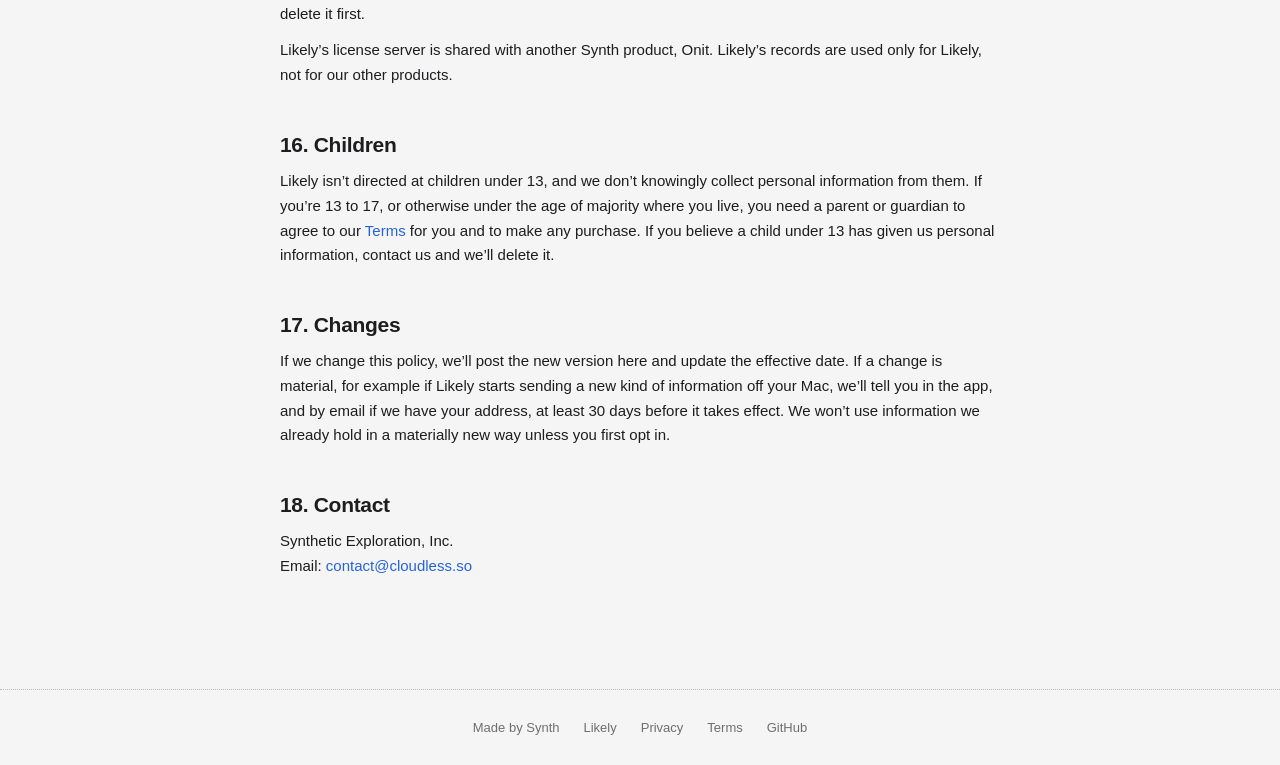
<file: docs/privacy.html>
<!DOCTYPE html>
<!--
  DRAFT, PENDING LEGAL REVIEW.
  This privacy policy was drafted from the Likely source code and has not been reviewed by a lawyer.
  Before publishing: have it reviewed, set the effective date (search for "placeholder"), and remove
  this comment and the <div class="draft-banner"> below.
-->
<html lang="en" class="no-js" data-copy-page="privacy">
<head>
  <meta charset="utf-8">
  <meta name="viewport" content="width=device-width, initial-scale=1">
  <title>Privacy Policy · Likely</title>
  <meta name="description" content="What Likely sends, where it goes, and what stays on your Mac.">
  <meta name="color-scheme" content="dark light">
  <meta name="theme-color" content="#16171A" media="(prefers-color-scheme: dark)">
  <meta name="theme-color" content="#F5F5F5" media="(prefers-color-scheme: light)">
  <link rel="icon" type="image/svg+xml" href="assets/favicon.svg">
  <link rel="icon" type="image/png" sizes="32x32" href="assets/favicon-32.png">
  <link rel="icon" type="image/png" sizes="16x16" href="assets/favicon-16.png">
  <link rel="apple-touch-icon" sizes="180x180" href="assets/apple-touch-icon.png">
  <link rel="stylesheet" href="assets/style.css">
  <script>document.documentElement.classList.remove('no-js')</script>
</head>
<body>
  <a class="skip" href="#main">Skip to content</a>

  <header class="nav wrap">
    <a class="brand" href="./" aria-label="Likely home">
      <img src="assets/logo.svg" alt="" width="22" height="22">
      <span data-copy-id="nav.brand">Likely</span>
    </a>
    <nav aria-label="Primary">
      <a href="./#pricing" data-copy-id="nav.pricing">Pricing</a>
      <a href="terms.html" data-copy-id="nav.terms">Terms</a>
      <a href="https://github.com/synth-inc/likely" data-copy-id="nav.github">GitHub</a>
    </nav>
  </header>

  <main id="main" class="wrap legal">
    <!-- DRAFT BANNER: remove this div once legal review is done. -->
    <div class="draft-banner" role="note"><span data-copy-id="privacy.draft"><b>Draft, pending legal review.</b> This policy hasn’t been reviewed by a lawyer yet and may change before it takes effect.</span></div>

    <h1 data-copy-id="privacy.title">Privacy Policy</h1>
    <p class="meta" data-copy-id="privacy.effective">Effective date: November 12, 2026</p>
    <p class="lede" data-copy-id="privacy.lede">Likely is built so that very little leaves your Mac. The app doesn’t run an AI of its own and never uploads your files to us. The app does send us usage analytics, which you can turn off, but never your searches, file names or files. Our license server keeps records and analytics about the requests it receives, Stripe sends us details of purchases, and our website uses advertising cookies to measure our ads. This policy explains what leaves your Mac, where it goes, what we keep, and how to delete it.</p>

    <ol class="toc" aria-label="Contents">
      <li><a href="#who" data-copy-id="privacy.toc.who">Who we are</a></li>
      <li><a href="#collect" data-copy-id="privacy.toc.collect">What we collect, and what we don’t</a></li>
      <li><a href="#leaves" data-copy-id="privacy.toc.leaves">What leaves your Mac</a></li>
      <li><a href="#ai" data-copy-id="privacy.toc.ai">AI providers</a></li>
      <li><a href="#payment" data-copy-id="privacy.toc.payment">Payment</a></li>
      <li><a href="#providers" data-copy-id="privacy.toc.providers">Our service providers</a></li>
      <li><a href="#updates" data-copy-id="privacy.toc.updates">Updates</a></li>
      <li><a href="#ads" data-copy-id="privacy.toc.ads">Our website and advertising</a></li>
      <li><a href="#local" data-copy-id="privacy.toc.local">Data on your Mac</a></li>
      <li><a href="#retention" data-copy-id="privacy.toc.retention">Retention</a></li>
      <li><a href="#rights" data-copy-id="privacy.toc.rights">Your rights</a></li>
      <li><a href="#categories" data-copy-id="privacy.toc.categories">Categories and recipients</a></li>
      <li><a href="#gdpr" data-copy-id="privacy.toc.gdpr">EEA, UK and Swiss users</a></li>
      <li><a href="#security" data-copy-id="privacy.toc.security">Security and breaches</a></li>
      <li><a href="#transfers" data-copy-id="privacy.toc.transfers">If Likely changes hands</a></li>
      <li><a href="#children" data-copy-id="privacy.toc.children">Children</a></li>
      <li><a href="#changes" data-copy-id="privacy.toc.changes">Changes</a></li>
      <li><a href="#contact" data-copy-id="privacy.toc.contact">Contact</a></li>
    </ol>

    <h2 id="who" data-copy-id="privacy.who.title">1. Who we are</h2>
    <p data-copy-id="privacy.who.p1">Likely is a macOS menu bar app made by Synthetic Exploration, Inc., a Delaware corporation (“Synth”, “we”, “us”). This policy covers the Likely app, its license and update services, and this website (synth-inc.github.io/likely). Our <a href="terms.html">Terms of Service</a> cover your use of the paid app and services.</p>
    <p data-copy-id="privacy.who.p2">Likely’s source code is public under the GPL-3.0 license at <a href="https://github.com/synth-inc/likely">github.com/synth-inc/likely</a>, so you can check what the app does against the code.</p>

    <h2 id="collect" data-copy-id="privacy.collect.title">2. What we collect, and what we don’t</h2>
    <p data-copy-id="privacy.collect.p1">We (Synth) receive only what we need to sell and license the app and to keep our server running, and what you choose to send us:</p>
    <ul>
      <li data-copy-id="privacy.collect.li1"><b>An anonymous account and install ID.</b> When you continue past Likely’s first setup screen, before you buy anything, Likely creates an anonymous account on our license server. The account is identified by a random ID created when you install Likely (the install ID), which isn’t derived from your hardware, name or files. The app sends that ID and the app’s identifier (“likely”) when it signs in, and checks your license at launch and about every 12 hours. Builds you make yourself with the free option don’t contact our server.</li>
      <li data-copy-id="privacy.collect.li2"><b>Purchase and license records.</b> There’s no sign-up or sign-in. If you buy a license, our server links the purchase to your account and keeps the plan, whether the license is active, when a subscription renews or ends, and Stripe’s reference numbers for the purchase (customer, checkout, payment and subscription IDs). Your account record itself doesn’t include your email address, but the Stripe records below do.</li>
      <li data-copy-id="privacy.collect.li2b"><b>Purchase details from Stripe.</b> When you buy, renew, cancel or get a refund, Stripe sends our server a notification, and we store each one exactly as Stripe sends it. Depending on the event, that includes the email address, name and phone number (if collected) you enter at checkout, your billing address, and payment details such as your card’s brand, last 4 digits, expiry date, issuing country and a card fingerprint, plus Stripe’s fraud checks on the payment. It never includes your full card number or security code. Copies of each notification are also kept in our server’s job queue (Redis Cloud) and, if processing one fails, written in full to our server logs. We can also see these details and your purchase history in our Stripe account, for example to answer a support or refund request.</li>
      <li data-copy-id="privacy.collect.li3"><b>Network information.</b> Like any web server, ours (and GitHub, which hosts downloads and this site) sees your IP address when the app or your browser connects.</li>
      <li data-copy-id="privacy.collect.li4"><b>Server analytics.</b> Our license server sends a record of every request it handles, including license checks and update checks, to PostHog, our analytics provider. Each record includes the address requested, the response status and how long it took, your account number on our server (when the app is signed in), your IP address, and the user agent (the app’s name and version and, for license checks, version numbers of macOS components). Errors on our server are recorded the same way. When the app signs in, PostHog is also told your account number, so the records can be grouped by account. We use this to keep the server reliable, find problems, and understand how the service is used.</li>
      <li data-copy-id="privacy.collect.li4b"><b>App usage analytics.</b> Unless you turn off “Share usage analytics” in Settings, the app sends PostHog records of how it’s used, linked to your install ID. These include things like your app and macOS versions, setup, how searches perform (the agent and model, timing, results and which tool found them), tools’ names, IDs and commands and whether they help, settings, test results, and errors (including the app a problem happened in). They never include what you type in searches, window titles, file names, paths or file contents, or tools’ instructions. We use them to fix problems and improve Likely, including its default tools.</li>
      <li data-copy-id="privacy.collect.li4c"><b>Website visits and ad measurement.</b> Our website uses advertising pixels from partners such as Reddit to measure which ads bring people to Likely, for example whether a visit from an ad led to a download. See <a href="#ads">Our website and advertising</a>.</li>
      <li data-copy-id="privacy.collect.li5"><b>What you send us.</b> If you email us or file a GitHub issue, we get what you send, which may include a log you attach. A detailed log (“Log details for troubleshooting”) can contain your searches, window titles and file paths. We use it only to answer you and fix the problem. GitHub issues are public, so please don’t attach a log with anything sensitive there. If you need to share one, email it to us instead. We keep support emails and attachments as long as we need them to help you, and delete them when you ask.</li>
    </ul>
    <p data-copy-id="privacy.collect.p2">We don’t collect:</p>
    <ul>
      <li data-copy-id="privacy.collect.no1">your files, file names, paths or folder contents, or window titles;</li>
      <li data-copy-id="privacy.collect.no2">your searches or search history, unless you send them to us (see “What you send us” above);</li>
      <li data-copy-id="privacy.collect.no3">what your AI provider sends back;</li>
      <li data-copy-id="privacy.collect.no5">your full card number or security code, which go to Stripe and never reach us.</li>
    </ul>
    <p data-copy-id="privacy.collect.p3">We don’t sell personal information for money, and we don’t use it to train AI models. Our website does share browsing activity with advertising partners, which US state privacy laws may treat as “sharing” for cross-context behavioral advertising; you can opt out (see <a href="#ads">Our website and advertising</a>). The app itself shares nothing with advertising partners.</p>

    <h2 id="leaves" data-copy-id="privacy.leaves.title">3. What leaves your Mac</h2>
    <p data-copy-id="privacy.leaves.p1">This is what Likely itself sends off your Mac, who receives it, and when.</p>
    <div class="panel leaves">
      <table class="data-table">
        <thead>
          <tr>
            <th scope="col" data-copy-id="privacy.table.head.to">Recipient</th>
            <th scope="col" data-copy-id="privacy.table.head.what">What</th>
            <th scope="col" data-copy-id="privacy.table.head.when">When</th>
          </tr>
        </thead>
        <tbody>
          <tr>
            <th scope="row" data-copy-id="privacy.table.ai.to">The AI provider you picked (Anthropic, OpenAI, Google, or the provider behind OpenCode or Hermes), through your own CLI and account</th>
            <td>
              <ul>
                <li data-copy-id="privacy.table.ai.w1">your search query, and anything you type after it, including which suggestions you turned down;</li>
                <li data-copy-id="privacy.table.ai.w2">the name of the app that opened the picker and its window title;</li>
                <li data-copy-id="privacy.table.ai.w8">the text of the picker’s button (such as “Upload” or “Open”);</li>
                <li data-copy-id="privacy.table.ai.w4">your name (your Mac account’s full name), unless you turn off “Include my name in searches” in Settings → Prompt (it’s on by default);</li>
                <li data-copy-id="privacy.table.ai.w9">the paths of your Likely folder and search folders, which include your Mac account name (for example <code>/Users/you</code>);</li>
                <li data-copy-id="privacy.table.ai.w5">the output of the agent’s search commands, such as the names and paths of files it finds;</li>
                <li data-copy-id="privacy.table.ai.w6">the contents of files the agent opens;</li>
                <li data-copy-id="privacy.table.ai.w7">the instructions for any tools you added, and what those tools return;</li>
                <li data-copy-id="privacy.table.ai.w10">anything you wrote into a custom prompt in Settings → Prompt.</li>
              </ul>
            </td>
            <td data-copy-id="privacy.table.ai.when">Only when you submit a search</td>
          </tr>
          <tr>
            <th scope="row" data-copy-id="privacy.table.server.to">Likely’s license server (run by us on Heroku)</th>
            <td data-copy-id="privacy.table.server.what">App ID and random install ID; your plan and license status, and Stripe’s IDs for your purchase. Each request is also recorded in our analytics (PostHog) with your IP address, user agent and account number.</td>
            <td data-copy-id="privacy.table.server.when">After the first setup screen, at license checks (at launch and about every 12 hours), and when you buy</td>
          </tr>
          <tr>
            <th scope="row" data-copy-id="privacy.table.analytics.to">Our analytics (PostHog)</th>
            <td data-copy-id="privacy.table.analytics.what">Usage analytics with your install ID, such as app and macOS versions, setup, how searches perform, tools’ names and commands, settings, test results and errors. Never your searches, window titles, file names, paths or contents (see <a href="#collect">section 2</a>).</td>
            <td data-copy-id="privacy.table.analytics.when">While the app runs, unless you turn off “Share usage analytics” in Settings</td>
          </tr>
          <tr>
            <th scope="row" data-copy-id="privacy.table.stripe.to">Stripe</th>
            <td data-copy-id="privacy.table.stripe.what">What you enter at checkout or in Stripe’s billing portal: your email, name, billing address and payment details. Stripe sends us the purchase details, but never your full card number (see <a href="#payment">Payment</a>).</td>
            <td data-copy-id="privacy.table.stripe.when">When you buy or manage a subscription</td>
          </tr>
          <tr>
            <th scope="row" data-copy-id="privacy.table.updates.to">Update feed (our server) and GitHub releases</th>
            <td data-copy-id="privacy.table.updates.what">IP address and app version. Requests to the feed are recorded in our analytics like other server requests.</td>
            <td data-copy-id="privacy.table.updates.when">When a paid build checks for or downloads an update</td>
          </tr>
        </tbody>
      </table>
    </div>
    <p data-copy-id="privacy.leaves.p2">Likely itself sends nothing else. Your files, search history, eval cases and logs stay on your Mac (see <a href="#local">Data on your Mac</a>). The agent you choose is a separate program, though: it can reach the internet over HTTPS, and tools you add to it could send data elsewhere. What they send depends on the agent and the tools, not on Likely.</p>
    <p data-copy-id="privacy.leaves.p4"><b>Your name is included by default.</b> Searches include your Mac account’s full name, so the agent can recognize your own documents (“my résumé”). You can turn this off with “Include my name in searches” in Settings → Prompt.</p>

    <h2 id="ai" data-copy-id="privacy.ai.title">4. AI providers</h2>
    <p data-copy-id="privacy.ai.p1">Likely doesn’t run an AI. When you type a search, Likely starts the coding agent you chose in Settings (Claude Code, Codex, Gemini CLI, OpenCode or Hermes) on your Mac. The agent runs under your own account with that provider (or, for OpenCode’s free models, under OpenCode’s terms with no account) and searches with Spotlight and read-only tools, plus any tools you add. Likely then copies the files it suggests into your Likely folder.</p>
    <p data-copy-id="privacy.ai.p2">What the agent sends to its provider is governed by your agreement with that provider and its privacy terms, not by this policy. Your provider isn’t our processor: we don’t receive your searches or the provider’s answers, and you and your provider decide how they’re handled. Likely reads only the file suggestions the agent prints, on your Mac.</p>
    <p data-copy-id="privacy.ai.p4"><b>Your provider may train on what you send.</b> Depending on the provider and your plan, consumer AI plans and free models may use your searches and file contents to train or improve their models. Check your provider’s privacy settings and terms; many let you turn this off in your account settings.</p>
    <p data-copy-id="privacy.ai.p5"><b>OpenCode’s free model.</b> OpenCode’s default free model needs no account. Searches you make with it are handled under OpenCode’s terms and privacy policy, and free models are among those that may use what you send to improve them.</p>
    <p data-copy-id="privacy.ai.p6"><b>Likely uses its own agent settings.</b> Likely starts your agent with its own settings, so options in your agent’s settings files, such as telemetry or data-sharing switches, may not apply to Likely’s searches. Settings in your provider account do apply. Gemini CLI runs through Vertex AI, under your Google Cloud project’s terms.</p>
    <p data-copy-id="privacy.ai.p3">You control what goes to the provider: your name has a switch in Settings, the agent only searches when you type, and you choose which tools to add and what your prompt says.</p>

    <h2 id="payment" data-copy-id="privacy.payment.title">5. Payment</h2>
    <p data-copy-id="privacy.payment.p1">Purchases go through Stripe Checkout, and subscriptions are managed in Stripe’s billing portal. Stripe processes your payment under its own <a href="https://stripe.com/privacy">privacy policy</a>. Your full card number and security code go to Stripe and never reach us. Stripe tells our server when a purchase, renewal, cancellation or refund happens, so we can turn your license on or off. We store each of those notifications exactly as Stripe sends it (what they contain is listed in <a href="#collect">section 2</a>), and copies pass through our job queue (Redis Cloud) and, when processing fails, our server logs. We use them to run your license, handle refunds and support, and keep accounting records. We can also see your email and purchase history in our Stripe account.</p>

    <h2 id="providers" data-copy-id="privacy.providers.title">6. Our service providers</h2>
    <p data-copy-id="privacy.providers.p1">These companies process personal information for us, for these purposes only:</p>
    <ul>
      <li data-copy-id="privacy.providers.heroku"><b>Heroku</b> (Salesforce) hosts our license server, its database and its logs.</li>
      <li data-copy-id="privacy.providers.stripe"><b>Stripe</b> processes payments and manages subscriptions. Stripe is also an independent controller for some of its own processing, such as fraud prevention, under its privacy policy.</li>
      <li data-copy-id="privacy.providers.posthog"><b>PostHog</b> receives our server’s analytics (a record of each request) and the app’s usage analytics, both described in <a href="#collect">section 2</a>.</li>
      <li data-copy-id="privacy.providers.redis"><b>Redis Cloud</b> (Redis Ltd., through Heroku) runs our server’s job queue, which holds each notification Stripe sends us, in full, while our server processes it.</li>
      <li data-copy-id="privacy.providers.github"><b>GitHub</b> hosts Likely’s downloads, its source code and this website, and sees your IP address when you visit or download.</li>
    </ul>
    <p data-copy-id="privacy.providers.p2">Your AI provider isn’t on this list because it doesn’t work for us: Likely sends your searches to it from your Mac, under your own agreement with it.</p>

    <h2 id="updates" data-copy-id="privacy.updates.title">7. Updates</h2>
    <p data-copy-id="privacy.updates.p1">Paid builds of Likely check for updates with Sparkle. The update feed is on our server and the download comes from GitHub releases, so both see your IP address and app version, and requests to the feed are recorded in our analytics. Sparkle’s optional system-profile reporting is off, so no other information about your Mac is sent with the check. Sparkle asks before installing an update unless you choose to install updates automatically, and you can turn off automatic checks in Settings. Builds you make yourself from source, free or dev, don’t check for updates.</p>

    <h2 id="ads" data-copy-id="privacy.ads.title">8. Our website and advertising</h2>
    <p data-copy-id="privacy.ads.p1">GitHub hosts this website and sees your IP address when you visit. To learn which of our ads work, the website also uses advertising pixels from partners such as Reddit. A pixel is a small script that tells the partner you visited a page or clicked Download. It sets cookies and sends the partner your IP address, browser and device details, the page and what you clicked, and the partner’s own cookie IDs, which it may link to your account with it. Each partner handles this under its own privacy policy (for Reddit, see <a href="https://www.reddit.com/policies/privacy-policy">Reddit’s Privacy Policy</a>), and may use it to show you ads elsewhere.</p>
    <p data-copy-id="privacy.ads.p2"><b>Opting out.</b> If your browser sends a Global Privacy Control signal, or you turn them off below, we don’t load advertising pixels, and we treat that as a request to opt out of sale and sharing. Where the law requires your consent before these cookies are set, we ask for it first, and you can withdraw it below at any time. You can also block them in your browser or with a content blocker, or change ad settings in your account with the partner.</p>
    <p data-copy-id="privacy.ads.p4"><b>Change your choice on this site.</b> <span id="ad-choice-status">Advertising cookies on this site: checking…</span> <button type="button" id="ad-choice-off" hidden>Turn off advertising cookies</button> <button type="button" id="ad-choice-reset" hidden>Ask me again</button></p>
    <p data-copy-id="privacy.ads.p3">The Likely app contains no advertising pixels and sends nothing to advertising partners.</p>
    <script>
    (function () {
      var KEY = 'likely-ads-consent';
      var status = document.getElementById('ad-choice-status');
      var off = document.getElementById('ad-choice-off');
      var reset = document.getElementById('ad-choice-reset');
      function get() { try { return localStorage.getItem(KEY); } catch (e) { return null; } }
      function set(v) { try { v === null ? localStorage.removeItem(KEY) : localStorage.setItem(KEY, v); return true; } catch (e) { return false; } }
      function clearCookies() {
        document.cookie.split(';').forEach(function (c) {
          var name = c.split('=')[0].trim();
          if (/^_rdt/.test(name)) document.cookie = name + '=; Max-Age=0; path=/';
        });
      }
      function render() {
        var gpc = navigator.globalPrivacyControl === true;
        var choice = get();
        if (gpc) status.textContent = 'Advertising cookies on this site: off (your browser sends Global Privacy Control).';
        else if (choice === 'no') status.textContent = 'Advertising cookies on this site: off.';
        else status.textContent = 'Advertising cookies on this site: on, or you’ll be asked.';
        off.hidden = gpc || choice === 'no';
        reset.hidden = gpc || choice === null;
      }
      off.addEventListener('click', function () {
        if (!set('no')) status.textContent = 'Couldn’t save your choice: your browser is blocking site storage, which also blocks these cookies.';
        clearCookies();
        if (get() === 'no') render();
      });
      reset.addEventListener('click', function () { set(null); clearCookies(); render(); });
      render();
    })();
    </script>

    <h2 id="local" data-copy-id="privacy.local.title">9. Data on your Mac, and how to delete it</h2>
    <p data-copy-id="privacy.local.p1">Likely keeps its working data on your Mac, where we can’t see it:</p>
    <ul>
      <li data-copy-id="privacy.local.li1"><code>~/Likely</code> (or the folder you chose): copies of suggested files. Copies are cloned locally and cleared shortly after the picker closes; your originals are never changed.</li>
      <li data-copy-id="privacy.local.li2"><code>~/Library/Application Support/Likely</code>: search history (<code>History</code>, on by default: the last 500 searches with the app, window title, what you typed, suggestions and what you picked; encrypted in our releases; turn it off or clear it in Settings → History), your tools (<code>tools.json</code>), eval cases and results (<code>evals</code>), and your agent’s working folder (<code>run</code>).</li>
      <li data-copy-id="privacy.local.li3"><code>~/Library/Logs/Likely</code>: Likely’s log, which may mention past searches.</li>
      <li data-copy-id="privacy.local.li4">Likely’s preferences (<code>inc.synth.likely</code>), which hold your settings, the install ID and your cached license status, and a Keychain item (<code>inc.synth.likely.server</code>) holding an access token for the license server.</li>
    </ul>
    <p data-copy-id="privacy.local.p2">To delete search history, use Settings → History. To delete all of Likely’s data on your Mac, quit Likely and delete <code>~/Library/Application Support/Likely</code>, <code>~/Library/Application Support/Likely.noindex</code>, <code>~/Library/Logs/Likely</code> and <code>~/Library/Logs/Likely.noindex</code> (the folders above are links to the <code>.noindex</code> ones), then run <code>defaults delete inc.synth.likely</code> in Terminal and remove the Keychain item in Keychain Access. Likely also keeps an encryption key for your search history in your Mac’s data-protection keychain, which Keychain Access doesn’t show; without the data, it protects nothing. Deleting Likely’s preferences also removes your license activation from this Mac; email us to restore it. Earlier versions of Likely could save screenshots; Likely deletes any they left when it starts. Your AI provider’s CLI may keep its own session logs; see its documentation.</p>

    <h2 id="retention" data-copy-id="privacy.retention.title">10. Retention</h2>
    <p data-copy-id="privacy.retention.p1">We keep each kind of record only as long as we need it:</p>
    <ul>
      <li data-copy-id="privacy.retention.accounts"><b>Account and license records</b> (install ID, plan, license status and Stripe’s purchase IDs): for buyers, while your license is active and then for 7 years for tax, accounting and disputes. If you never buy, your anonymous account is deleted 90 days after the app last contacted our server.</li>
      <li data-copy-id="privacy.retention.stripe"><b>Stripe notifications we store:</b> 7 years, for tax and accounting. Stripe keeps its own payment records under its own policy.</li>
      <li data-copy-id="privacy.retention.redis"><b>Stripe notifications in our job queue (Redis Cloud):</b> kept indefinitely.</li>
      <li data-copy-id="privacy.retention.posthog"><b>Analytics records in PostHog:</b> kept indefinitely.</li>
      <li data-copy-id="privacy.retention.ads"><b>Website pixel data:</b> kept by each advertising partner under its own policy.</li>
      <li data-copy-id="privacy.retention.logs"><b>Server logs</b> (which include IP addresses, and the full Stripe notification when processing one fails): kept indefinitely.</li>
    </ul>
    <p data-copy-id="privacy.retention.p2">When you ask us to delete your information, we complete the request within 30 days. The only exception is purchase records we must keep by law, such as tax records, which we then keep only for that purpose and only for as long as the law requires.</p>

    <h2 id="rights" data-copy-id="privacy.rights.title">11. Your rights</h2>
    <p data-copy-id="privacy.rights.p1">Depending on where you live, you may have the right to know what personal information we hold about you and to access, correct, delete or export it, or to object to or limit how we use it. To make a request, including asking us to delete your account, license and purchase records, email <a href="mailto:contact@cloudless.so">contact@cloudless.so</a> from the address you used at checkout, or include your receipt number. We use these to find your records and confirm the request is yours. If you never bought a license, your anonymous account holds only a random install ID, and our server records and analytics hold IP addresses linked to it. We delete them on the schedule in <a href="#retention">Retention</a>. If you want them deleted sooner, or want a copy, email us, and we’ll tell you how to find your install ID so we can find your records.</p>
    <p data-copy-id="privacy.rights.p3">We’ll respond within 30 days. If we decline any part of a request, we’ll tell you why; you can appeal by replying “appeal”, and we’ll review the decision and answer within 30 days. If you’re still unhappy, you can complain to your state attorney general or your local data protection authority.</p>
    <p data-copy-id="privacy.rights.p4">You can ask someone else (an authorized agent) to make a request for you. We may ask for proof that they’re allowed to, and ask you to confirm the request. We won’t treat you differently, for example by charging you more or giving you a lesser service, because you used any of these rights.</p>
    <p data-copy-id="privacy.rights.p5"><b>Opting out of sharing, and Global Privacy Control.</b> To opt out of the sharing described in <a href="#ads">Our website and advertising</a>, use “Turn off advertising cookies” in <a href="#ads">section 8</a>, or turn on Global Privacy Control in your browser; either way we don’t load advertising pixels. There’s no single standard for Do Not Track signals, so we don’t respond to them; we do honor Global Privacy Control.</p>
    <p data-copy-id="privacy.rights.p2">Data on your Mac is already under your control; you can delete it at any time as described above.</p>

    <h2 id="categories" data-copy-id="privacy.categories.title">12. Categories and recipients</h2>
    <p data-copy-id="privacy.categories.p1">For California and other US state privacy laws, these are the categories of personal information we’ve collected in the last 12 months, where they come from, and who receives them. We use them for the purposes in sections 2, 5 and 8: licensing, payments, refunds and support, security, keeping the server reliable, improving the app, and measuring our ads. We disclose them to the service providers in <a href="#providers">section 6</a>. We don’t sell them for money. Identifiers and internet activity from our website are shared with advertising partners such as Reddit for ad measurement, which may count as “sharing” for cross-context behavioral advertising; to opt out, see <a href="#rights">Your rights</a>.</p>
    <div class="panel">
      <table class="data-table">
        <thead>
          <tr>
            <th scope="col" data-copy-id="privacy.categories.head.cat">Category</th>
            <th scope="col" data-copy-id="privacy.categories.head.what">What, and from where</th>
            <th scope="col" data-copy-id="privacy.categories.head.to">Disclosed to</th>
          </tr>
        </thead>
        <tbody>
          <tr>
            <th scope="row" data-copy-id="privacy.categories.ids.cat">Identifiers</th>
            <td data-copy-id="privacy.categories.ids.what">Install ID and account number (from the app); IP address (from your connection); email address, name and Stripe’s IDs (from Stripe); cookie IDs (from advertising pixels on our website)</td>
            <td data-copy-id="privacy.categories.ids.to">Heroku, Stripe, Redis Cloud (email address, name and Stripe’s IDs, in Stripe notifications), PostHog (install ID, account number and IP address only), GitHub (IP address only), advertising partners such as Reddit (IP address and cookie IDs, from our website only)</td>
          </tr>
          <tr>
            <th scope="row" data-copy-id="privacy.categories.records.cat">Customer records</th>
            <td data-copy-id="privacy.categories.records.what">Name, billing address, phone number (if collected), and card brand, last 4 digits, expiry, issuing country, card fingerprint and Stripe’s fraud checks (from Stripe)</td>
            <td data-copy-id="privacy.categories.records.to">Heroku, Stripe, Redis Cloud</td>
          </tr>
          <tr>
            <th scope="row" data-copy-id="privacy.categories.commercial.cat">Commercial information</th>
            <td data-copy-id="privacy.categories.commercial.what">Plan, purchases, renewals, cancellations and refunds (from Stripe and the app)</td>
            <td data-copy-id="privacy.categories.commercial.to">Heroku, Stripe, Redis Cloud</td>
          </tr>
          <tr>
            <th scope="row" data-copy-id="privacy.categories.activity.cat">Internet activity</th>
            <td data-copy-id="privacy.categories.activity.what">Requests the app makes to our server, with times, status and user agent, and app usage analytics (from the app); pages you visit and buttons you click on our website (from advertising pixels)</td>
            <td data-copy-id="privacy.categories.activity.to">Heroku, PostHog; advertising partners such as Reddit (website activity only)</td>
          </tr>
        </tbody>
      </table>
    </div>

    <h2 id="gdpr" data-copy-id="privacy.gdpr.title">13. EEA, UK and Swiss users</h2>
    <p data-copy-id="privacy.gdpr.p1"><b>Controller.</b> Synthetic Exploration, Inc. is the controller of the personal information described here. Email: <a href="mailto:contact@cloudless.so">contact@cloudless.so</a>. Representative in the EU and UK: not appointed.</p>
    <p data-copy-id="privacy.gdpr.p2"><b>Legal bases.</b> We rely on:</p>
    <ul>
      <li data-copy-id="privacy.gdpr.contract"><b>Contract</b>, to create your account, check your license, deliver updates, take payment, and handle refunds and support;</li>
      <li data-copy-id="privacy.gdpr.legal">a <b>legal obligation</b>, to keep purchase records for tax and accounting;</li>
      <li data-copy-id="privacy.gdpr.interests">our <b>legitimate interests</b> in keeping the service reliable and secure, preventing fraud and abuse, and understanding how the service is used, for server analytics, app usage analytics and logs. You can object to this at any time, and turn off app usage analytics yourself with “Share usage analytics” in Settings;</li>
      <li data-copy-id="privacy.gdpr.consent">your <b>consent</b>, for advertising cookies on our website, and before we use information we already hold in a materially new way.</li>
    </ul>
    <p data-copy-id="privacy.gdpr.p6">You can withdraw consent at any time, without affecting earlier processing. The install ID and license checks are needed to provide a Paid License; without them, the paid build can’t verify your license (you can build Likely from source without them). We don’t make decisions about you based solely on automated processing.</p>
    <p data-copy-id="privacy.gdpr.p3"><b>Processors and transfers.</b> Our processors are listed in <a href="#providers">section 6</a>. Advertising partners such as Reddit aren’t our processors; they receive website data as independent controllers under their own terms (see <a href="#ads">section 8</a>). We’re based in the US, and so are our servers and providers’ processing, so your information is transferred to the US. For transfers from the EEA, UK and Switzerland we rely on the Standard Contractual Clauses in our providers’ data processing agreements.</p>
    <p data-copy-id="privacy.gdpr.p4"><b>Your AI provider.</b> Your AI provider isn’t our processor. Likely sends your searches to it from your Mac, under your own agreement with it, and you and your provider decide how they’re handled.</p>
    <p data-copy-id="privacy.gdpr.p5">You can also complain to the data protection authority where you live or work.</p>

    <h2 id="security" data-copy-id="privacy.security.title">14. Security and breaches</h2>
    <p data-copy-id="privacy.security.p1">The app talks to our server only over HTTPS. If a breach affects your personal information, we’ll tell you without undue delay, by email if we have your address and on this website, and we’ll notify the authorities as the law requires.</p>

    <h2 id="transfers" data-copy-id="privacy.transfers.title">15. If Likely changes hands</h2>
    <p data-copy-id="privacy.transfers.p1">If Synth or Likely is sold, merged or otherwise transferred, the new owner must honor this policy for information collected under it. We’ll tell you before your information is transferred, and you can ask us to delete it first.</p>
    <p data-copy-id="privacy.transfers.p2">Likely’s license server is shared with another Synth product, Onit. Likely’s records are used only for Likely, not for our other products.</p>

    <h2 id="children" data-copy-id="privacy.children.title">16. Children</h2>
    <p data-copy-id="privacy.children.p1">Likely isn’t directed at children under 13, and we don’t knowingly collect personal information from them. If you’re 13 to 17, or otherwise under the age of majority where you live, you need a parent or guardian to agree to our <a href="terms.html#eligibility">Terms</a> for you and to make any purchase. If you believe a child under 13 has given us personal information, contact us and we’ll delete it.</p>

    <h2 id="changes" data-copy-id="privacy.changes.title">17. Changes</h2>
    <p data-copy-id="privacy.changes.p1">If we change this policy, we’ll post the new version here and update the effective date. If a change is material, for example if Likely starts sending a new kind of information off your Mac, we’ll tell you in the app, and by email if we have your address, at least 30 days before it takes effect. We won’t use information we already hold in a materially new way unless you first opt in.</p>

    <h2 id="contact" data-copy-id="privacy.contact.title">18. Contact</h2>
    <p data-copy-id="privacy.contact.p1">Synthetic Exploration, Inc.<br>Email: <a href="mailto:contact@cloudless.so">contact@cloudless.so</a></p>
  </main>

  <footer class="foot">
    <span data-copy-id="footer.made">Made by Synth</span>
    <a href="./" data-copy-id="footer.home">Likely</a>
    <a href="privacy.html" data-copy-id="footer.privacy">Privacy</a>
    <a href="terms.html" data-copy-id="footer.terms">Terms</a>
    <a href="https://github.com/synth-inc/likely" data-copy-id="footer.github">GitHub</a>
  </footer>

  <!-- Copy-editing mode: add ?edit to the URL. Edits are stored per page (data-copy-page on <html>). -->
  <script src="assets/edit.js" defer></script>
</body>
</html>
</file>
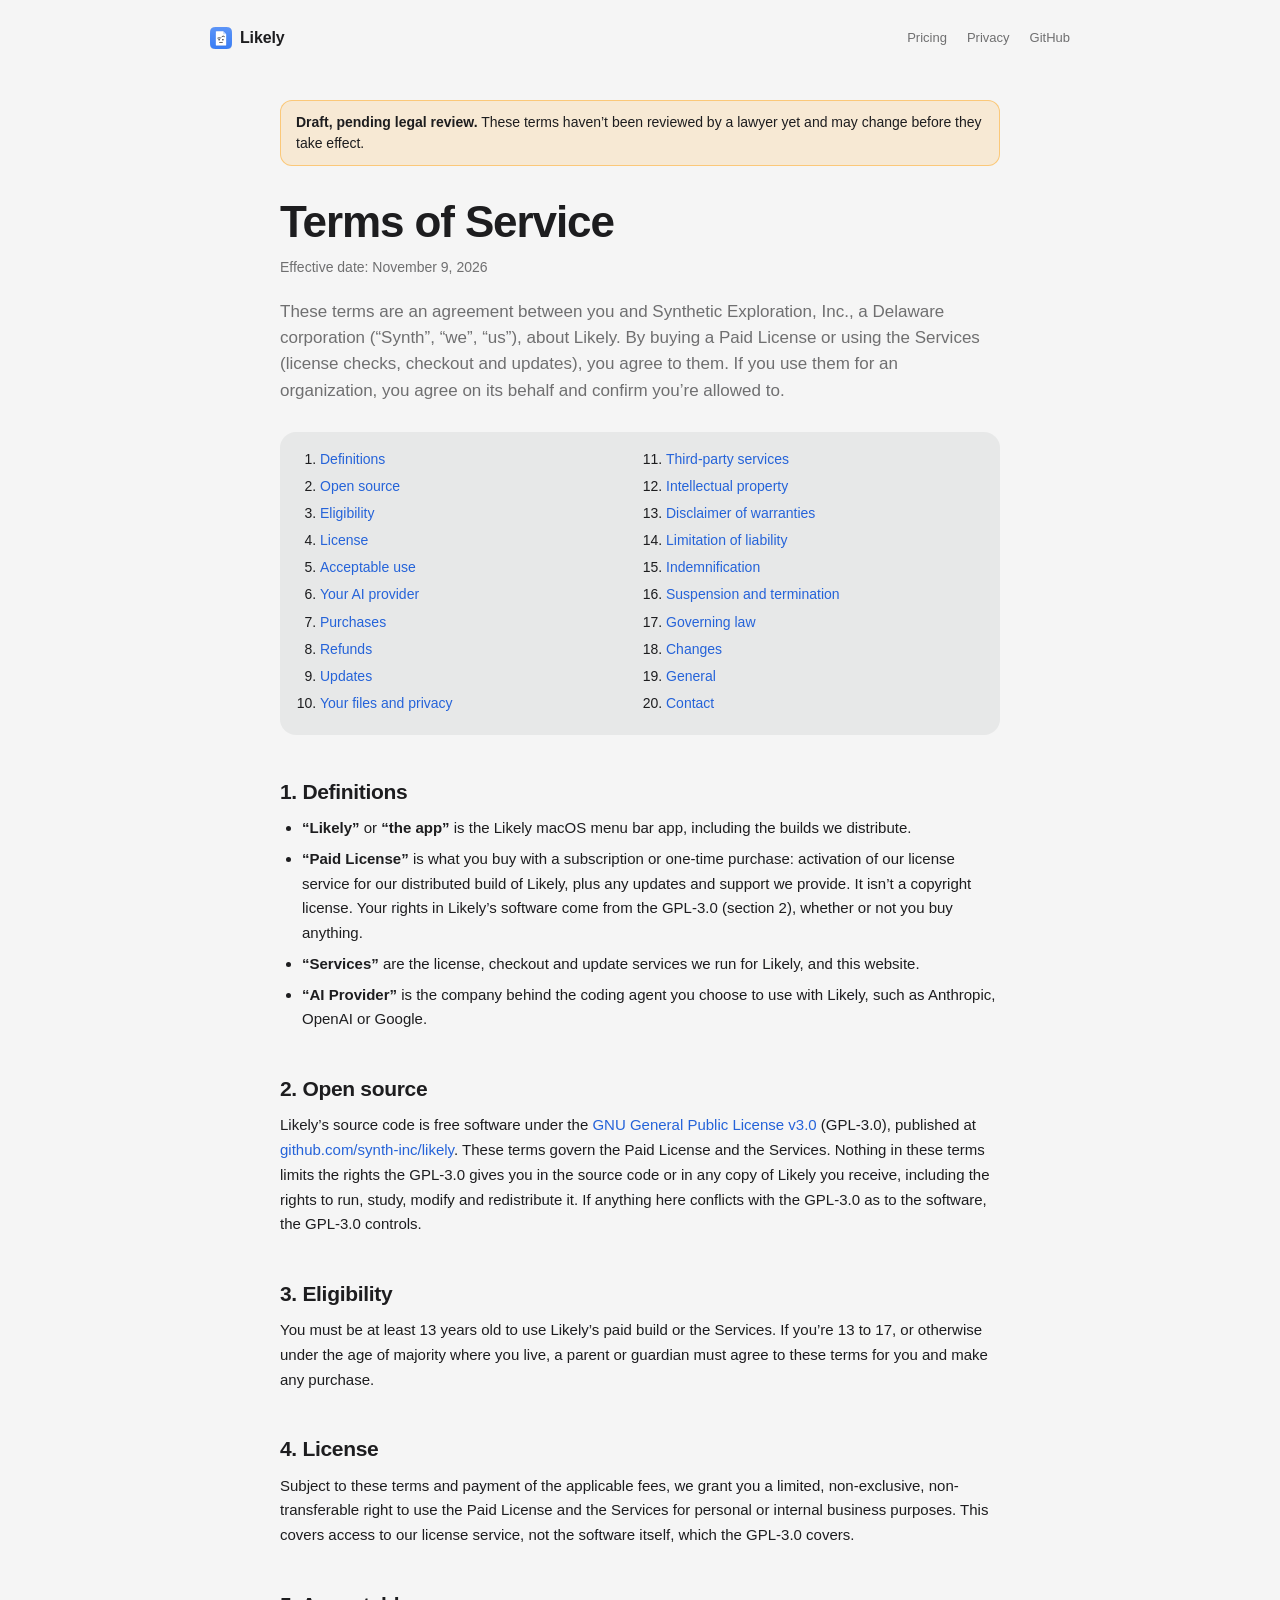
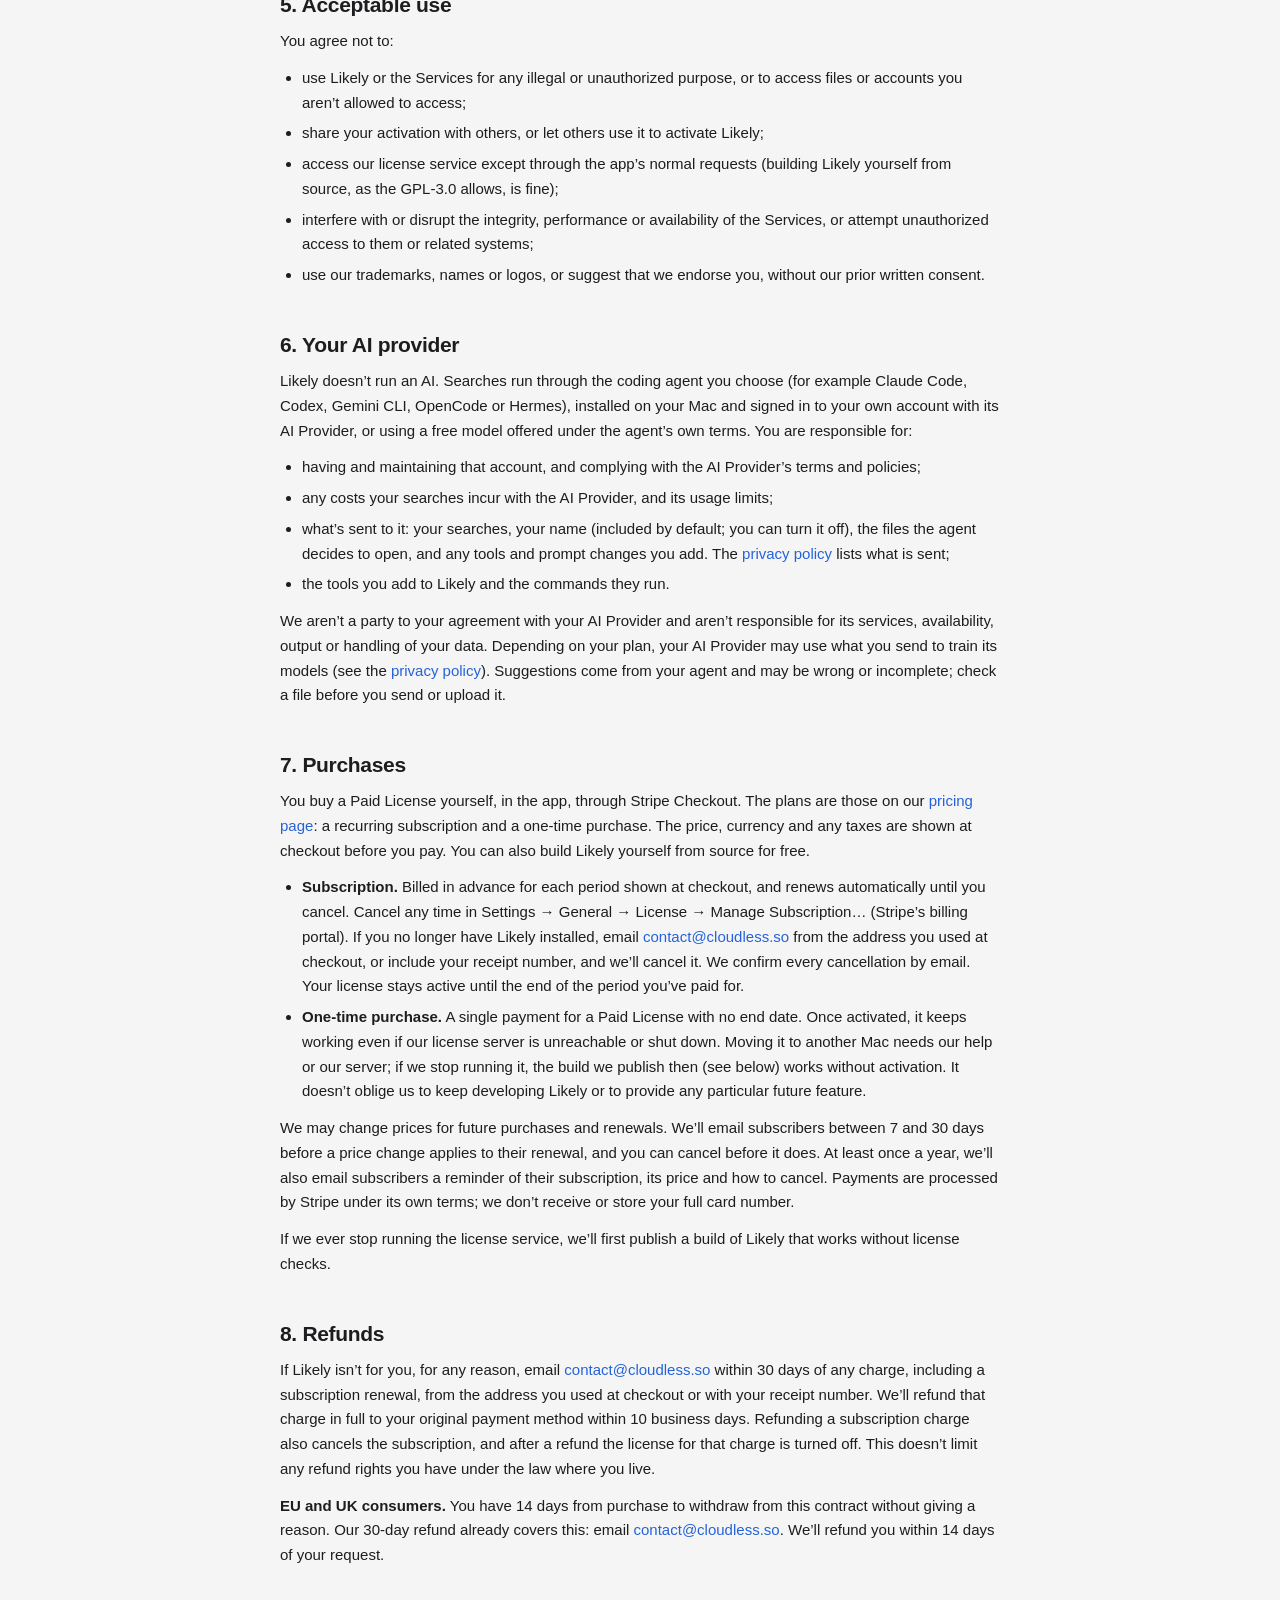
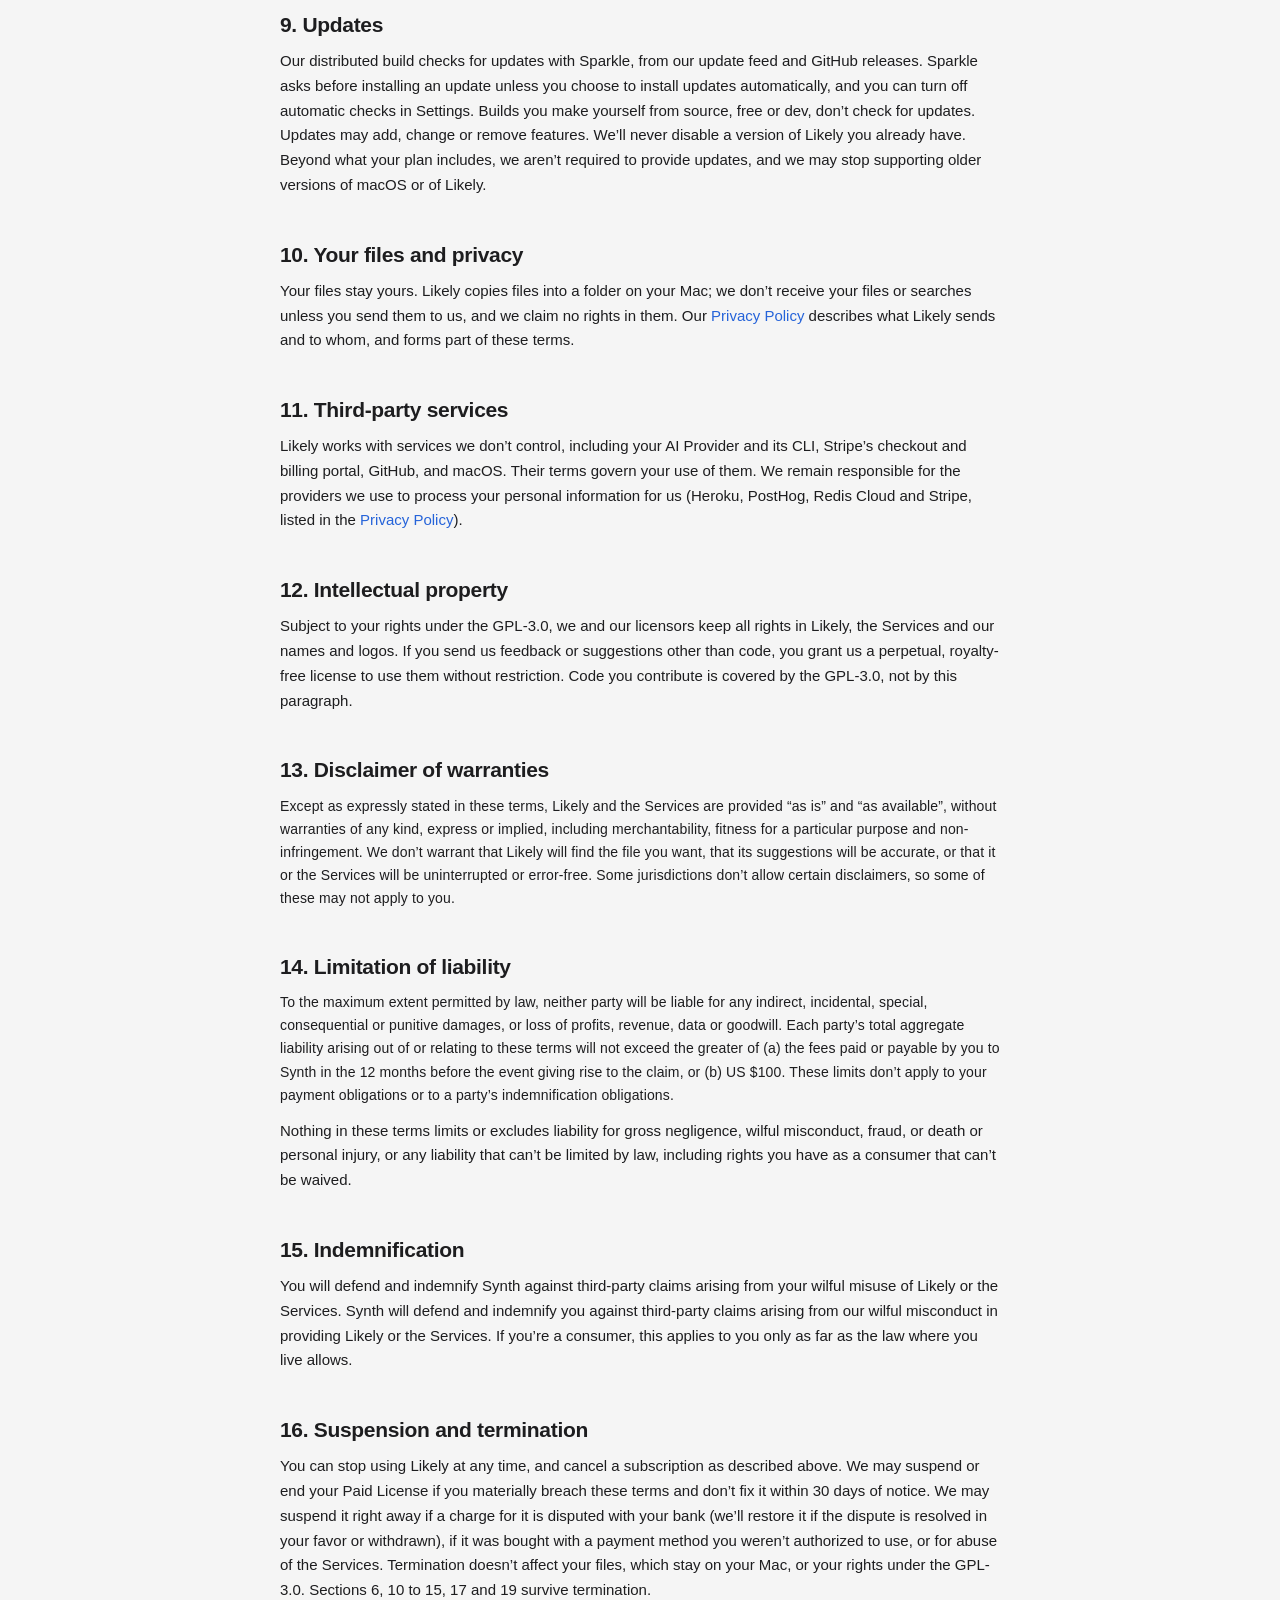
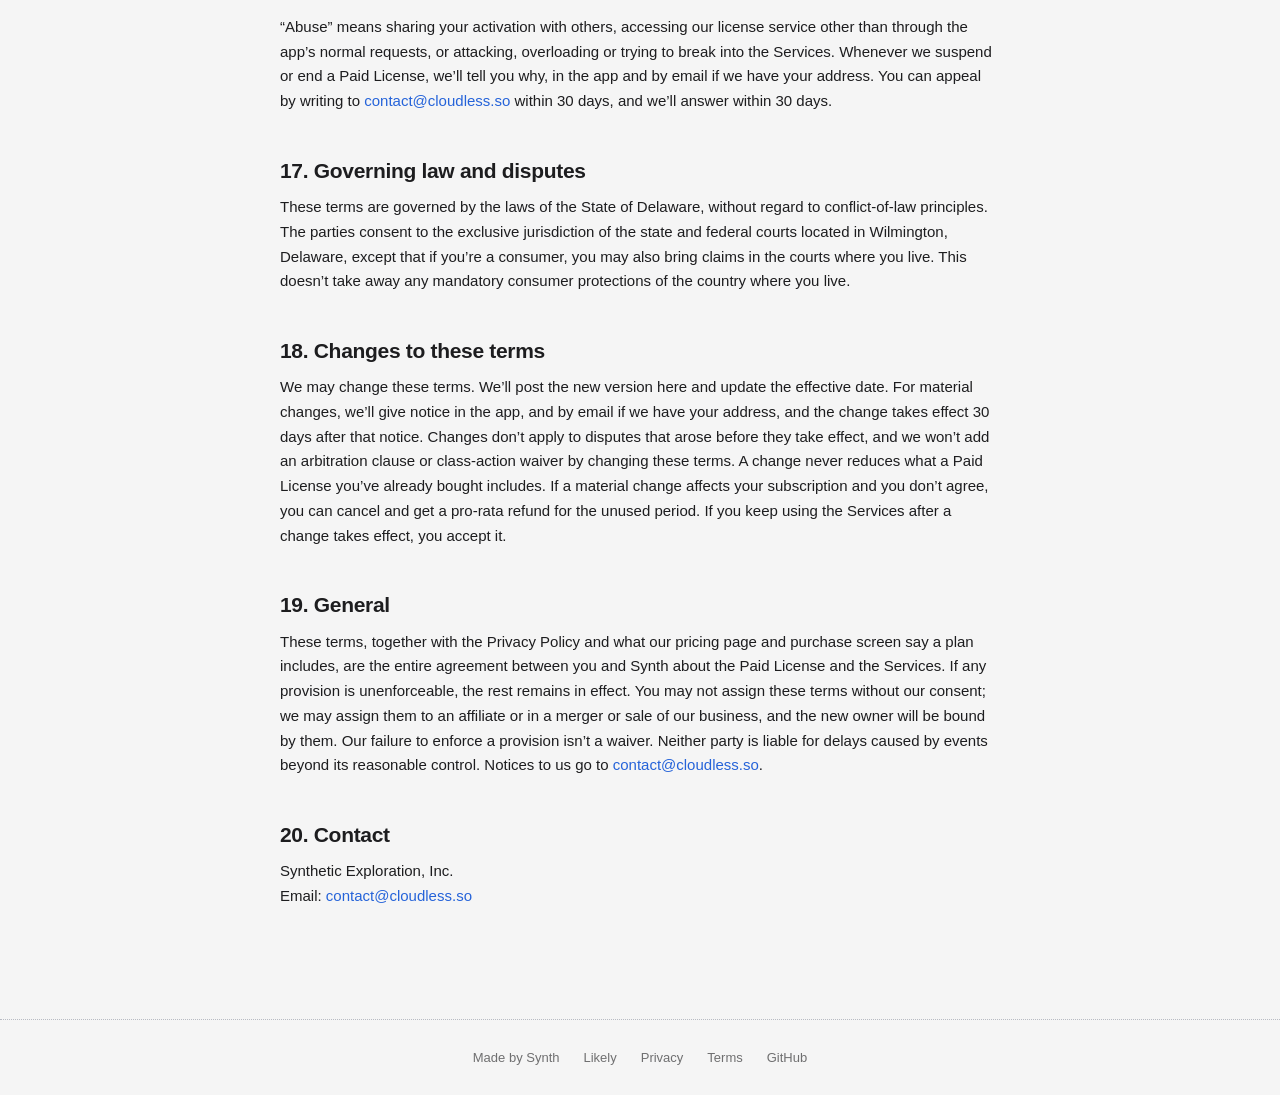
<file: docs/terms.html>
<!DOCTYPE html>
<!--
  DRAFT, PENDING LEGAL REVIEW.
  These terms were adapted from the Cloudless Terms of Service (cloudless.so/terms-of-service) for Likely
  and have not been reviewed by a lawyer. Before publishing: have them reviewed, set the effective date
  (search for "placeholder"), and remove this comment and the <div class="draft-banner"> below.
-->
<html lang="en" class="no-js" data-copy-page="terms">
<head>
  <meta charset="utf-8">
  <meta name="viewport" content="width=device-width, initial-scale=1">
  <title>Terms of Service · Likely</title>
  <meta name="description" content="The terms for buying and using Likely, a macOS menu bar app for file pickers.">
  <meta name="color-scheme" content="dark light">
  <meta name="theme-color" content="#16171A" media="(prefers-color-scheme: dark)">
  <meta name="theme-color" content="#F5F5F5" media="(prefers-color-scheme: light)">
  <link rel="icon" type="image/svg+xml" href="assets/favicon.svg">
  <link rel="icon" type="image/png" sizes="32x32" href="assets/favicon-32.png">
  <link rel="icon" type="image/png" sizes="16x16" href="assets/favicon-16.png">
  <link rel="apple-touch-icon" sizes="180x180" href="assets/apple-touch-icon.png">
  <link rel="stylesheet" href="assets/style.css">
  <script>document.documentElement.classList.remove('no-js')</script>
</head>
<body>
  <a class="skip" href="#main">Skip to content</a>

  <header class="nav wrap">
    <a class="brand" href="./" aria-label="Likely home">
      <img src="assets/logo.svg" alt="" width="22" height="22">
      <span data-copy-id="nav.brand">Likely</span>
    </a>
    <nav aria-label="Primary">
      <a href="./#pricing" data-copy-id="nav.pricing">Pricing</a>
      <a href="privacy.html" data-copy-id="nav.privacy">Privacy</a>
      <a href="https://github.com/synth-inc/likely" data-copy-id="nav.github">GitHub</a>
    </nav>
  </header>

  <main id="main" class="wrap legal">
    <!-- DRAFT BANNER: remove this div once legal review is done. -->
    <div class="draft-banner" role="note"><span data-copy-id="terms.draft"><b>Draft, pending legal review.</b> These terms haven’t been reviewed by a lawyer yet and may change before they take effect.</span></div>

    <h1 data-copy-id="terms.title">Terms of Service</h1>
    <p class="meta" data-copy-id="terms.effective">Effective date: November 9, 2026</p>
    <p class="lede" data-copy-id="terms.lede">These terms are an agreement between you and Synthetic Exploration, Inc., a Delaware corporation (“Synth”, “we”, “us”), about Likely. By buying a Paid License or using the Services (license checks, checkout and updates), you agree to them. If you use them for an organization, you agree on its behalf and confirm you’re allowed to.</p>

    <ol class="toc" aria-label="Contents">
      <li><a href="#definitions" data-copy-id="terms.toc.definitions">Definitions</a></li>
      <li><a href="#open-source" data-copy-id="terms.toc.opensource">Open source</a></li>
      <li><a href="#eligibility" data-copy-id="terms.toc.eligibility">Eligibility</a></li>
      <li><a href="#license" data-copy-id="terms.toc.license">License</a></li>
      <li><a href="#acceptable-use" data-copy-id="terms.toc.use">Acceptable use</a></li>
      <li><a href="#ai" data-copy-id="terms.toc.ai">Your AI provider</a></li>
      <li><a href="#purchases" data-copy-id="terms.toc.purchases">Purchases</a></li>
      <li><a href="#refunds" data-copy-id="terms.toc.refunds">Refunds</a></li>
      <li><a href="#updates" data-copy-id="terms.toc.updates">Updates</a></li>
      <li><a href="#your-files" data-copy-id="terms.toc.files">Your files and privacy</a></li>
      <li><a href="#third-party" data-copy-id="terms.toc.thirdparty">Third-party services</a></li>
      <li><a href="#ip" data-copy-id="terms.toc.ip">Intellectual property</a></li>
      <li><a href="#warranty" data-copy-id="terms.toc.warranty">Disclaimer of warranties</a></li>
      <li><a href="#liability" data-copy-id="terms.toc.liability">Limitation of liability</a></li>
      <li><a href="#indemnification" data-copy-id="terms.toc.indemnification">Indemnification</a></li>
      <li><a href="#termination" data-copy-id="terms.toc.termination">Suspension and termination</a></li>
      <li><a href="#law" data-copy-id="terms.toc.law">Governing law</a></li>
      <li><a href="#changes" data-copy-id="terms.toc.changes">Changes</a></li>
      <li><a href="#general" data-copy-id="terms.toc.general">General</a></li>
      <li><a href="#contact" data-copy-id="terms.toc.contact">Contact</a></li>
    </ol>

    <h2 id="definitions" data-copy-id="terms.definitions.title">1. Definitions</h2>
    <ul>
      <li data-copy-id="terms.definitions.li1"><b>“Likely”</b> or <b>“the app”</b> is the Likely macOS menu bar app, including the builds we distribute.</li>
      <li data-copy-id="terms.definitions.li2"><b>“Paid License”</b> is what you buy with a subscription or one-time purchase: activation of our license service for our distributed build of Likely, plus any updates and support we provide. It isn’t a copyright license. Your rights in Likely’s software come from the GPL-3.0 (section 2), whether or not you buy anything.</li>
      <li data-copy-id="terms.definitions.li3"><b>“Services”</b> are the license, checkout and update services we run for Likely, and this website.</li>
      <li data-copy-id="terms.definitions.li4"><b>“AI Provider”</b> is the company behind the coding agent you choose to use with Likely, such as Anthropic, OpenAI or Google.</li>
    </ul>

    <h2 id="open-source" data-copy-id="terms.opensource.title">2. Open source</h2>
    <p data-copy-id="terms.opensource.p1">Likely’s source code is free software under the <a href="https://www.gnu.org/licenses/gpl-3.0.html">GNU General Public License v3.0</a> (GPL-3.0), published at <a href="https://github.com/synth-inc/likely">github.com/synth-inc/likely</a>. These terms govern the Paid License and the Services. Nothing in these terms limits the rights the GPL-3.0 gives you in the source code or in any copy of Likely you receive, including the rights to run, study, modify and redistribute it. If anything here conflicts with the GPL-3.0 as to the software, the GPL-3.0 controls.</p>

    <h2 id="eligibility" data-copy-id="terms.eligibility.title">3. Eligibility</h2>
    <p data-copy-id="terms.eligibility.p1">You must be at least 13 years old to use Likely’s paid build or the Services. If you’re 13 to 17, or otherwise under the age of majority where you live, a parent or guardian must agree to these terms for you and make any purchase.</p>

    <h2 id="license" data-copy-id="terms.license.title">4. License</h2>
    <p data-copy-id="terms.license.p1">Subject to these terms and payment of the applicable fees, we grant you a limited, non-exclusive, non-transferable right to use the Paid License and the Services for personal or internal business purposes. This covers access to our license service, not the software itself, which the GPL-3.0 covers.</p>

    <h2 id="acceptable-use" data-copy-id="terms.use.title">5. Acceptable use</h2>
    <p data-copy-id="terms.use.p1">You agree not to:</p>
    <ul>
      <li data-copy-id="terms.use.li1">use Likely or the Services for any illegal or unauthorized purpose, or to access files or accounts you aren’t allowed to access;</li>
      <li data-copy-id="terms.use.li2">share your activation with others, or let others use it to activate Likely;</li>
      <li data-copy-id="terms.use.li3">access our license service except through the app’s normal requests (building Likely yourself from source, as the GPL-3.0 allows, is fine);</li>
      <li data-copy-id="terms.use.li4">interfere with or disrupt the integrity, performance or availability of the Services, or attempt unauthorized access to them or related systems;</li>
      <li data-copy-id="terms.use.li5">use our trademarks, names or logos, or suggest that we endorse you, without our prior written consent.</li>
    </ul>

    <h2 id="ai" data-copy-id="terms.ai.title">6. Your AI provider</h2>
    <p data-copy-id="terms.ai.p1">Likely doesn’t run an AI. Searches run through the coding agent you choose (for example Claude Code, Codex, Gemini CLI, OpenCode or Hermes), installed on your Mac and signed in to your own account with its AI Provider, or using a free model offered under the agent’s own terms. You are responsible for:</p>
    <ul>
      <li data-copy-id="terms.ai.li1">having and maintaining that account, and complying with the AI Provider’s terms and policies;</li>
      <li data-copy-id="terms.ai.li2">any costs your searches incur with the AI Provider, and its usage limits;</li>
      <li data-copy-id="terms.ai.li3">what’s sent to it: your searches, your name (included by default; you can turn it off), the files the agent decides to open, and any tools and prompt changes you add. The <a href="privacy.html#leaves">privacy policy</a> lists what is sent;</li>
      <li data-copy-id="terms.ai.li4">the tools you add to Likely and the commands they run.</li>
    </ul>
    <p data-copy-id="terms.ai.p2">We aren’t a party to your agreement with your AI Provider and aren’t responsible for its services, availability, output or handling of your data. Depending on your plan, your AI Provider may use what you send to train its models (see the <a href="privacy.html#ai">privacy policy</a>). Suggestions come from your agent and may be wrong or incomplete; check a file before you send or upload it.</p>

    <h2 id="purchases" data-copy-id="terms.purchases.title">7. Purchases</h2>
    <p data-copy-id="terms.purchases.p1">You buy a Paid License yourself, in the app, through Stripe Checkout. The plans are those on our <a href="./#pricing">pricing page</a>: a recurring subscription and a one-time purchase. The price, currency and any taxes are shown at checkout before you pay. You can also build Likely yourself from source for free.</p>
    <ul>
      <li data-copy-id="terms.purchases.li1"><b>Subscription.</b> Billed in advance for each period shown at checkout, and renews automatically until you cancel. Cancel any time in Settings → General → License → Manage Subscription… (Stripe’s billing portal). If you no longer have Likely installed, email <a href="mailto:contact@cloudless.so">contact@cloudless.so</a> from the address you used at checkout, or include your receipt number, and we’ll cancel it. We confirm every cancellation by email. Your license stays active until the end of the period you’ve paid for.</li>
      <li data-copy-id="terms.purchases.li2"><b>One-time purchase.</b> A single payment for a Paid License with no end date. Once activated, it keeps working even if our license server is unreachable or shut down. Moving it to another Mac needs our help or our server; if we stop running it, the build we publish then (see below) works without activation. It doesn’t oblige us to keep developing Likely or to provide any particular future feature.</li>
    </ul>
    <p data-copy-id="terms.purchases.p2">We may change prices for future purchases and renewals. We’ll email subscribers between 7 and 30 days before a price change applies to their renewal, and you can cancel before it does. At least once a year, we’ll also email subscribers a reminder of their subscription, its price and how to cancel. Payments are processed by Stripe under its own terms; we don’t receive or store your full card number.</p>
    <p data-copy-id="terms.purchases.p3">If we ever stop running the license service, we’ll first publish a build of Likely that works without license checks.</p>

    <h2 id="refunds" data-copy-id="terms.refunds.title">8. Refunds</h2>
    <p data-copy-id="terms.refunds.p1">If Likely isn’t for you, for any reason, email <a href="mailto:contact@cloudless.so">contact@cloudless.so</a> within 30 days of any charge, including a subscription renewal, from the address you used at checkout or with your receipt number. We’ll refund that charge in full to your original payment method within 10 business days. Refunding a subscription charge also cancels the subscription, and after a refund the license for that charge is turned off. This doesn’t limit any refund rights you have under the law where you live.</p>
    <p data-copy-id="terms.refunds.p2"><b>EU and UK consumers.</b> You have 14 days from purchase to withdraw from this contract without giving a reason. Our 30-day refund already covers this: email <a href="mailto:contact@cloudless.so">contact@cloudless.so</a>. We’ll refund you within 14 days of your request.</p>

    <h2 id="updates" data-copy-id="terms.updates.title">9. Updates</h2>
    <p data-copy-id="terms.updates.p1">Our distributed build checks for updates with Sparkle, from our update feed and GitHub releases. Sparkle asks before installing an update unless you choose to install updates automatically, and you can turn off automatic checks in Settings. Builds you make yourself from source, free or dev, don’t check for updates. Updates may add, change or remove features. We’ll never disable a version of Likely you already have. Beyond what your plan includes, we aren’t required to provide updates, and we may stop supporting older versions of macOS or of Likely.</p>

    <h2 id="your-files" data-copy-id="terms.files.title">10. Your files and privacy</h2>
    <p data-copy-id="terms.files.p1">Your files stay yours. Likely copies files into a folder on your Mac; we don’t receive your files or searches unless you send them to us, and we claim no rights in them. Our <a href="privacy.html">Privacy Policy</a> describes what Likely sends and to whom, and forms part of these terms.</p>

    <h2 id="third-party" data-copy-id="terms.thirdparty.title">11. Third-party services</h2>
    <p data-copy-id="terms.thirdparty.p1">Likely works with services we don’t control, including your AI Provider and its CLI, Stripe’s checkout and billing portal, GitHub, and macOS. Their terms govern your use of them. We remain responsible for the providers we use to process your personal information for us (Heroku, PostHog, Redis Cloud and Stripe, listed in the <a href="privacy.html#providers">Privacy Policy</a>).</p>

    <h2 id="ip" data-copy-id="terms.ip.title">12. Intellectual property</h2>
    <p data-copy-id="terms.ip.p1">Subject to your rights under the GPL-3.0, we and our licensors keep all rights in Likely, the Services and our names and logos. If you send us feedback or suggestions other than code, you grant us a perpetual, royalty-free license to use them without restriction. Code you contribute is covered by the GPL-3.0, not by this paragraph.</p>

    <h2 id="warranty" data-copy-id="terms.warranty.title">13. Disclaimer of warranties</h2>
    <p class="caps" data-copy-id="terms.warranty.p1">Except as expressly stated in these terms, Likely and the Services are provided “as is” and “as available”, without warranties of any kind, express or implied, including merchantability, fitness for a particular purpose and non-infringement. We don’t warrant that Likely will find the file you want, that its suggestions will be accurate, or that it or the Services will be uninterrupted or error-free. Some jurisdictions don’t allow certain disclaimers, so some of these may not apply to you.</p>

    <h2 id="liability" data-copy-id="terms.liability.title">14. Limitation of liability</h2>
    <p class="caps" data-copy-id="terms.liability.p1">To the maximum extent permitted by law, neither party will be liable for any indirect, incidental, special, consequential or punitive damages, or loss of profits, revenue, data or goodwill. Each party’s total aggregate liability arising out of or relating to these terms will not exceed the greater of (a) the fees paid or payable by you to Synth in the 12 months before the event giving rise to the claim, or (b) US $100. These limits don’t apply to your payment obligations or to a party’s indemnification obligations.</p>
    <p data-copy-id="terms.liability.p2">Nothing in these terms limits or excludes liability for gross negligence, wilful misconduct, fraud, or death or personal injury, or any liability that can’t be limited by law, including rights you have as a consumer that can’t be waived.</p>

    <h2 id="indemnification" data-copy-id="terms.indemnification.title">15. Indemnification</h2>
    <p data-copy-id="terms.indemnification.p1">You will defend and indemnify Synth against third-party claims arising from your wilful misuse of Likely or the Services. Synth will defend and indemnify you against third-party claims arising from our wilful misconduct in providing Likely or the Services. If you’re a consumer, this applies to you only as far as the law where you live allows.</p>

    <h2 id="termination" data-copy-id="terms.termination.title">16. Suspension and termination</h2>
    <p data-copy-id="terms.termination.p1">You can stop using Likely at any time, and cancel a subscription as described above. We may suspend or end your Paid License if you materially breach these terms and don’t fix it within 30 days of notice. We may suspend it right away if a charge for it is disputed with your bank (we’ll restore it if the dispute is resolved in your favor or withdrawn), if it was bought with a payment method you weren’t authorized to use, or for abuse of the Services. Termination doesn’t affect your files, which stay on your Mac, or your rights under the GPL-3.0. Sections 6, 10 to 15, 17 and 19 survive termination.</p>
    <p data-copy-id="terms.termination.p2">“Abuse” means sharing your activation with others, accessing our license service other than through the app’s normal requests, or attacking, overloading or trying to break into the Services. Whenever we suspend or end a Paid License, we’ll tell you why, in the app and by email if we have your address. You can appeal by writing to <a href="mailto:contact@cloudless.so">contact@cloudless.so</a> within 30 days, and we’ll answer within 30 days.</p>

    <h2 id="law" data-copy-id="terms.law.title">17. Governing law and disputes</h2>
    <p data-copy-id="terms.law.p1">These terms are governed by the laws of the State of Delaware, without regard to conflict-of-law principles. The parties consent to the exclusive jurisdiction of the state and federal courts located in Wilmington, Delaware, except that if you’re a consumer, you may also bring claims in the courts where you live. This doesn’t take away any mandatory consumer protections of the country where you live.</p>

    <h2 id="changes" data-copy-id="terms.changes.title">18. Changes to these terms</h2>
    <p data-copy-id="terms.changes.p1">We may change these terms. We’ll post the new version here and update the effective date. For material changes, we’ll give notice in the app, and by email if we have your address, and the change takes effect 30 days after that notice. Changes don’t apply to disputes that arose before they take effect, and we won’t add an arbitration clause or class-action waiver by changing these terms. A change never reduces what a Paid License you’ve already bought includes. If a material change affects your subscription and you don’t agree, you can cancel and get a pro-rata refund for the unused period. If you keep using the Services after a change takes effect, you accept it.</p>

    <h2 id="general" data-copy-id="terms.general.title">19. General</h2>
    <p data-copy-id="terms.general.p1">These terms, together with the Privacy Policy and what our pricing page and purchase screen say a plan includes, are the entire agreement between you and Synth about the Paid License and the Services. If any provision is unenforceable, the rest remains in effect. You may not assign these terms without our consent; we may assign them to an affiliate or in a merger or sale of our business, and the new owner will be bound by them. Our failure to enforce a provision isn’t a waiver. Neither party is liable for delays caused by events beyond its reasonable control. Notices to us go to <a href="mailto:contact@cloudless.so">contact@cloudless.so</a>.</p>

    <h2 id="contact" data-copy-id="terms.contact.title">20. Contact</h2>
    <p data-copy-id="terms.contact.p1">Synthetic Exploration, Inc.<br>Email: <a href="mailto:contact@cloudless.so">contact@cloudless.so</a></p>
  </main>

  <footer class="foot">
    <span data-copy-id="footer.made">Made by Synth</span>
    <a href="./" data-copy-id="footer.home">Likely</a>
    <a href="privacy.html" data-copy-id="footer.privacy">Privacy</a>
    <a href="terms.html" data-copy-id="footer.terms">Terms</a>
    <a href="https://github.com/synth-inc/likely" data-copy-id="footer.github">GitHub</a>
  </footer>

  <!-- Copy-editing mode: add ?edit to the URL. Edits are stored per page (data-copy-page on <html>). -->
  <script src="assets/edit.js" defer></script>
</body>
</html>
</file>
<file: docs/assets/style.css>
/* Likely landing page. Matches the app's onboarding look. No build step, system fonts only. */
:root {
  --surface: #16171A;          /* Surface2 */
  --smoke: #16171A;            /* opaque footer */
  --fill: rgba(224, 229, 255, 0.10);
  --fill-2: rgba(224, 229, 255, 0.15);
  --divider: rgba(233, 239, 255, 0.40);
  --text: #FFFFFF;
  --text-2: rgba(235, 240, 255, 0.62);
  --accent: #387DF5;
  --accent-hover: #5C96FA;
  --link: #82B0FF;
  --r-btn: 9px;
  --r-panel: 22px;
  --font: -apple-system, "SF Pro Text", BlinkMacSystemFont, "Helvetica Neue", sans-serif;
  --mono: ui-monospace, "SF Mono", Menlo, monospace;
  color-scheme: dark;
}
@media (prefers-color-scheme: light) {
  :root {
    --surface: #F5F5F5;
    --smoke: #F5F5F5;
    --fill: rgba(112, 115, 122, 0.10);
    --fill-2: rgba(112, 115, 122, 0.16);
    --divider: rgba(93, 101, 120, 0.40);
    --text: #1D1D1F;
    --text-2: rgba(29, 29, 31, 0.62);
    --link: #2563D9;
    color-scheme: light;
  }
}

* { box-sizing: border-box; }
html { -webkit-text-size-adjust: 100%; scroll-behavior: smooth; }
@media (prefers-reduced-motion: reduce) { html { scroll-behavior: auto; } }
body {
  margin: 0;
  background: var(--surface);
  color: var(--text);
  font: 400 15px/1.5 var(--font);
  -webkit-font-smoothing: antialiased;
}
a { color: var(--link); text-decoration: none; }
a:hover { text-decoration: underline; text-underline-offset: 3px; }
:focus-visible { outline: 2px solid var(--accent); outline-offset: 3px; border-radius: 6px; }
img { display: block; }
h1, h2, h3, p, figure { margin: 0; }

/* One centered column, DockLock-style rhythm */
.wrap { width: min(860px, 100% - 48px); margin-inline: auto; }
.skip { position: absolute; left: -9999px; top: 8px; background: var(--accent); color: #fff; padding: 8px 14px; border-radius: var(--r-btn); z-index: 10; }
.skip:focus { left: 8px; }

/* Nav */
.nav { display: flex; align-items: center; justify-content: space-between; padding: 26px 0; }
.brand { display: flex; align-items: center; gap: 8px; color: var(--text); font-weight: 600; font-size: 16px; letter-spacing: -0.01em; }
.brand:hover, .nav nav a:hover { text-decoration: none; }
.nav nav { display: flex; gap: 20px; align-items: center; font-size: 13px; }
.nav nav a { color: var(--text-2); display: inline-flex; align-items: center; gap: 6px; }
.nav nav a:hover { color: var(--text); }

/* Buttons */
.btn {
  display: inline-flex; align-items: center; justify-content: center; gap: 7px;
  height: 40px; padding: 0 18px; border-radius: var(--r-btn);
  font: 500 14px/1 var(--font); white-space: nowrap;
  transition: background-color .12s ease;
}
.btn:hover { text-decoration: none; }
.btn-primary { background: var(--accent); color: #fff; }
.btn-primary:hover { background: var(--accent-hover); }
.btn-quiet { background: var(--fill); color: var(--text); }
.btn-quiet:hover { background: var(--fill-2); }

/* Shared section heads (centered) */
.eyebrow { font-size: 12px; font-weight: 600; letter-spacing: .08em; text-transform: uppercase; color: var(--text-2); text-align: center; margin-bottom: 10px; }
h2 { font-size: 28px; font-weight: 600; letter-spacing: -0.015em; line-height: 1.2; text-align: center; margin-bottom: 12px; }
.section-sub { font-size: 16px; color: var(--text-2); text-align: center; max-width: 46ch; margin: 0 auto; }
h3 { font-size: 15px; font-weight: 600; margin-bottom: 6px; }
.panel { background: var(--fill); border-radius: var(--r-panel); }
.panel p { color: var(--text-2); font-size: 14px; }
.section { padding-top: 100px; }
.section h2 { margin-bottom: 32px; }

/* 1. Hero */
.hero { text-align: center; padding: 64px 0 64px; }
.hero-logo { margin: 0 auto 24px; }
.badge {
  display: inline-flex; align-items: center; gap: 7px; margin-bottom: 28px;
  padding: 5px 13px; border-radius: 100px; background: var(--fill);
  font-size: 13px; color: var(--text-2);
}
.badge-dot { width: 7px; height: 7px; border-radius: 50%; background: #30D158; }
h1 { text-wrap: balance; font-size: clamp(36px, 6vw, 56px); font-weight: 700; letter-spacing: -0.025em; line-height: 1.08; margin-bottom: 18px; }
h1 em { font-style: normal; color: var(--text-2); }
.subtitle b { color: var(--text); font-weight: 600; }
.subtitle { font-size: 17px; color: var(--text-2); max-width: 30em; margin: 0 auto 36px; line-height: 1.55; }
.cta { display: flex; flex-wrap: wrap; justify-content: center; gap: 10px; }
.reqs { font-size: 13px; color: var(--text-2); margin-top: 18px; }

/* 2. Demo video */
.demo { padding-bottom: 100px; }
/* "How it works" sits right under the demo, then "This is the whole app": 100px between each. */
.demo + #how { padding-top: 0; }
#how + .whole { padding-top: 100px; }
/* The whole-app picture runs wider than the text column. */
.whole.wrap { width: min(1120px, 100% - 48px); }
.video-panel { border-radius: var(--r-panel); overflow: hidden; background: var(--fill); aspect-ratio: 16 / 10; }
.video-panel video { display: block; width: 100%; height: 100%; object-fit: cover; background: #1C1D21; }

/* 3. This is the whole app (component styles live in wa.css) */
.wa-fallback { display: none; width: 100%; height: auto; border-radius: inherit; }
.no-js .wa-base { display: none; }
.no-js .wa-fallback { display: block; }

/* 4. How it works */
.bullets { list-style: none; margin: 0 auto; padding: 10px 28px; max-width: 680px; }
.bullets li { position: relative; padding: 14px 0 14px 22px; font-size: 15px; color: var(--text); }
.bullets li + li { border-top: 1px dotted var(--divider); }
.bullets li::before { content: ""; position: absolute; left: 2px; top: 22px; width: 7px; height: 7px; border-radius: 50%; background: var(--accent); }
.agents { display: flex; flex-wrap: wrap; justify-content: center; align-items: center; gap: 8px; margin-top: 20px; font-size: 13px; }
.agents-label { color: var(--text-2); margin-right: 4px; }
.chip { padding: 4px 11px; border-radius: 100px; background: var(--fill); font-weight: 500; }

/* Make Likely smarter: three numbered steps */
.steps { list-style: none; margin: 32px 0 0; padding: 0; display: grid; grid-template-columns: repeat(3, 1fr); gap: 14px; counter-reset: step; }
.step { padding: 24px; counter-increment: step; }
.step::before {
  content: counter(step); display: inline-flex; align-items: center; justify-content: center;
  width: 26px; height: 26px; margin-bottom: 14px; border-radius: 50%;
  background: var(--accent); color: #fff; font-size: 13px; font-weight: 600;
}
.step h3 { font-size: 15px; }
.step p + p { margin-top: 8px; }
.section-more { text-align: center; margin-top: 20px; font-size: 14px; color: var(--text-2); }
@media (max-width: 760px) { .steps { grid-template-columns: 1fr; } }

/* What leaves your Mac (table inside the Q&A) */
.faq-table { overflow-x: auto; padding: 0 0 8px; }
.faq .faq-more { font-size: 14px; color: var(--text-2); }
.leaves { max-width: 760px; margin: 0 auto; padding: 8px 24px; overflow-x: auto; }
.data-table { width: 100%; border-collapse: collapse; font-size: 14px; }
.data-table th, .data-table td { text-align: left; vertical-align: top; padding: 14px 12px 14px 0; }
.data-table thead th { font-size: 12px; font-weight: 600; letter-spacing: .06em; text-transform: uppercase; color: var(--text-2); }
.data-table tbody tr { border-top: 1px dotted var(--divider); }
.data-table tbody th { font-weight: 600; color: var(--text); width: 26%; }
.data-table td { color: var(--text-2); }
.data-table td:last-child { width: 24%; padding-right: 0; }
.data-table ul { margin: 0; padding-left: 18px; }
.data-table li + li { margin-top: 3px; }
.leaves-note { max-width: 680px; margin: 22px auto 0; text-align: center; font-size: 15px; color: var(--text); }
.leaves-more { max-width: 680px; margin: 10px auto 0; text-align: center; font-size: 14px; color: var(--text-2); }
@media (max-width: 560px) {
  .data-table thead { display: none; }
  .data-table tr, .data-table th, .data-table td { display: block; width: auto !important; }
  .data-table tbody th { padding-bottom: 4px; }
  .data-table td { padding: 4px 0; }
  .data-table tbody tr { padding: 10px 0; }
}

/* 6. Pricing */
.plans { display: grid; grid-template-columns: repeat(3, 1fr); gap: 14px; }
.plan { display: flex; flex-direction: column; gap: 10px; padding: 24px; }
.plan-body { flex: 1; }
.plan .btn { align-self: stretch; margin-top: 8px; }
.plan-featured { box-shadow: inset 0 0 0 1.5px var(--accent); }
.vote { font-size: 13px; font-weight: 600; color: var(--text) !important; }
.price { font-size: 34px !important; font-weight: 600; letter-spacing: -0.02em; color: var(--text) !important; line-height: 1.1; }
.price small { font-size: 14px; font-weight: 400; color: var(--text-2); margin-left: 5px; letter-spacing: 0; }
@media (max-width: 760px) { .plans { grid-template-columns: 1fr; } }

/* 7. FAQ */
.faq { padding: 4px 24px; max-width: 680px; margin: 0 auto; }
.faq details + details { border-top: 1px dotted var(--divider); }
.faq summary { cursor: pointer; list-style: none; padding: 16px 28px 16px 0; font-size: 15px; font-weight: 500; position: relative; }
.faq summary::-webkit-details-marker { display: none; }
.faq summary::after {
  content: ""; position: absolute; right: 4px; top: 50%; width: 7px; height: 7px; margin-top: -6px;
  border-right: 1.5px solid var(--text-2); border-bottom: 1.5px solid var(--text-2);
  transform: rotate(45deg); transition: transform .15s ease;
}
.faq details[open] summary::after { transform: rotate(-135deg); margin-top: -2px; }
.faq details p { padding: 0 0 18px; max-width: 64ch; }

/* Footer (single centered row) */
.foot {
  margin-top: 110px; background: var(--smoke); border-top: 1px dotted var(--divider);
  display: flex; flex-wrap: wrap; justify-content: center; gap: 8px 24px; padding: 28px 24px;
  font-size: 13px; color: var(--text-2);
}

.foot a { color: var(--text-2); }
.foot a:hover { color: var(--text); }

/* Privacy policy and terms (privacy.html, terms.html) */
.draft-banner {
  margin: 0 auto 32px; padding: 12px 16px; border-radius: 12px;
  background: rgba(255, 159, 10, 0.14); box-shadow: inset 0 0 0 1px rgba(255, 159, 10, 0.45);
  font-size: 14px; color: var(--text);
}
.legal { max-width: 720px; padding-top: 24px; }
.hero h1 { font-size: clamp(30px, 5.2vw, 50px); }
.hero h1 .hero-l1 { white-space: nowrap; }
.legal h1 { font-size: clamp(32px, 5vw, 44px); margin-bottom: 10px; }
.legal .meta { color: var(--text-2); font-size: 14px; margin-bottom: 8px; }
.placeholder { background: rgba(255, 159, 10, 0.18); padding: 1px 6px; border-radius: 5px; color: var(--text); font-size: inherit; }
.legal .lede { font-size: 17px; color: var(--text-2); margin: 20px 0 8px; line-height: 1.55; }
.legal h2 { text-align: left; font-size: 21px; margin: 44px 0 12px; scroll-margin-top: 20px; }
.legal h3 { margin: 22px 0 6px; }
.legal p, .legal li { font-size: 15px; line-height: 1.65; }
.legal p + p { margin-top: 12px; }
.legal ul, .legal ol { padding-left: 22px; margin: 12px 0; }
.legal li + li { margin-top: 6px; }
.legal code { font: 13.5px var(--mono); background: var(--fill); padding: 1px 5px; border-radius: 5px; }
.legal .caps { font-size: 14px; letter-spacing: .01em; }
.legal .toc { background: var(--fill); border-radius: 16px; padding: 16px 20px 16px 40px; margin: 28px 0 0; columns: 2; column-gap: 32px; }
.legal .toc li { font-size: 14px; margin: 0 0 4px; break-inside: avoid; }
.legal .data-table { margin: 16px 0; }
@media (max-width: 560px) { .legal .toc { columns: 1; } }

/* Copy-editing mode (?edit) */
.copy-editing [data-copy-id] { outline: 1px dashed var(--divider); outline-offset: 2px; border-radius: 3px; cursor: text; }
.copy-editing [data-copy-id]:focus { outline: 1.5px dashed var(--accent); }
.copy-editing [data-copy-id].copy-changed { outline-color: var(--accent); }
.copy-bar {
  position: fixed; right: 16px; bottom: 16px; z-index: 50;
  display: flex; align-items: center; gap: 8px; padding: 8px 8px 8px 14px;
  background: #23252A; color: #fff; border-radius: 12px; font: 500 13px var(--font);
  box-shadow: 0 10px 30px rgba(0,0,0,.35), 0 0 0 1px rgba(233,239,255,.12);
}
.copy-bar button {
  height: 28px; padding: 0 11px; border: 0; border-radius: 7px; cursor: pointer;
  font: 500 12px var(--font); background: rgba(224,229,255,.12); color: #fff;
}
.copy-bar button:hover { background: rgba(224,229,255,.2); }
.copy-bar button.primary { background: var(--accent); }
.copy-bar button.primary:hover { background: var(--accent-hover); }
.copy-bar .count { color: rgba(235,240,255,.7); margin-right: 4px; white-space: nowrap; }
@media (max-width: 560px) { .copy-bar { left: 8px; right: 8px; bottom: 8px; flex-wrap: wrap; } }

/* "already" in the hero title */
.title-accent { color: var(--text-2); font-style: normal; }
.hero { overflow: hidden; }
.hero-pop { position: absolute; left: 0; top: 0; pointer-events: none; font-weight: 700; user-select: none; z-index: 2; will-change: transform, opacity; }

/* If it misses, you can fix it (the improvement loop). Classes are fx- prefixed to avoid clashing with .panel/.steps. */
#fix { --panel: rgba(224,229,255,0.07); --good: #3FBF7F; --bad: #E5675B; --surface: #16171A; }
@media (prefers-color-scheme: light) { #fix { --panel: rgba(112,115,122,0.06); --good: #1E9E5E; --bad: #C9473B; --surface: #F5F5F5; } }
#fix .fx-title { text-align: center; margin-bottom: 10px; }

#fix .fx-panel { background: var(--panel); border-radius: 22px; padding: 40px 36px 32px; }
@media (max-width: 560px) { .fx-panel { padding: 28px 18px; } }
#fix .fx-sub { text-align: center; color: var(--text-2); margin: 10px auto 36px; font-size: 16px; }

/* steps */
#fix .fx-steps { list-style: none; margin: 0; padding: 0; position: relative; }
#fix .fx-step:not(:last-child)::before { content: ""; position: absolute; left: 15px; top: 32px; bottom: 0; width: 2px; background: var(--divider); }
#fix .fx-step { display: grid; grid-template-columns: 32px minmax(0, 1fr); column-gap: 18px; padding-bottom: 30px; position: relative; }
#fix .fx-step:last-child { padding-bottom: 0; }
#fix .fx-dot { width: 32px; height: 32px; border-radius: 50%; background: var(--accent); color: #fff; font-weight: 700; font-size: 14px; display: grid; place-items: center; position: relative; z-index: 1; }
#fix .fx-dot.fx-ok { background: var(--good); }
#fix .fx-step h3 { font-size: 18px; margin: 3px 0 4px; text-wrap: balance; }
#fix .fx-step p { margin: 0 0 12px; color: var(--text-2); font-size: 15px; max-width: 60ch; }
#fix .fx-step p b { color: var(--text); font-weight: 600; }

/* mini interface */
#fix .fx-ui { background: var(--surface); border: 1px solid var(--fill-2); border-radius: 12px; padding: 10px; display: grid; gap: 8px; font-size: 13px; width: 100%; max-width: 480px; }
#fix .fx-hud { display: flex; align-items: center; gap: 8px; background: var(--fill-2); border-radius: 9px; padding: 7px 10px; }
#fix .fx-hud .fx-g { width: 14px; height: 14px; border-radius: 4px; background: var(--accent); flex: none; }
#fix .fx-hud .fx-t { flex: 1; min-width: 0; }
#fix .fx-hud .fx-send { width: 18px; height: 18px; border-radius: 50%; background: var(--accent); color: #fff; font-size: 10px; display: grid; place-items: center; flex: none; }
#fix .fx-picker { display: grid; grid-template-columns: 96px minmax(0, 1fr); border: 1px solid var(--fill-2); border-radius: 9px; overflow: hidden; }
#fix .fx-side { background: var(--fill); padding: 8px; display: grid; gap: 3px; align-content: start; font-size: 11px; color: var(--text-2); }
#fix .fx-side .fx-on { color: var(--text); background: var(--fill-2); border-radius: 5px; padding: 1px 5px; margin: 0 -5px; }
#fix .fx-files { padding: 6px 8px; display: grid; gap: 2px; font-size: 12px; align-content: start; }
#fix .fx-row { display: flex; justify-content: space-between; gap: 8px; padding: 2px 5px; border-radius: 4px; }
#fix .fx-row.fx-hdr { color: var(--text-2); font-size: 11px; }
#fix .fx-row.fx-miss { color: var(--text-2); }
#fix .fx-row.fx-miss span:last-child { color: var(--bad); }
#fix .fx-row.fx-hit { background: rgba(63,191,127,0.18); }
#fix .fx-row.fx-hit span:last-child { color: var(--good); }
#fix .fx-hist { display: flex; align-items: center; gap: 10px; background: var(--fill-2); border-radius: 9px; padding: 8px 10px; }
#fix .fx-hist .fx-q { flex: 1; min-width: 0; }
#fix .fx-hist small { display: block; color: var(--text-2); font-size: 11px; }
#fix .fx-btn { background: var(--accent); color: #fff; border-radius: 7px; padding: 3px 10px; font-size: 12px; font-weight: 600; white-space: nowrap; }
#fix .fx-check { display: grid; gap: 5px; font-size: 12px; padding: 0 2px; }
#fix .fx-check div { display: flex; gap: 8px; align-items: center; }
#fix .fx-box { width: 14px; height: 14px; border-radius: 3px; border: 1.5px solid var(--divider); display: grid; place-items: center; font-size: 9px; flex: none; }
#fix .fx-box.fx-on { background: var(--accent); border-color: var(--accent); color: #fff; }
#fix .fx-dim { color: var(--text-2); }
#fix .fx-ok { color: var(--good); }

#fix .fx-levers { display: grid; gap: 6px; max-width: 480px; }
#fix .fx-lever { display: grid; grid-template-columns: 24px minmax(0, 1fr); gap: 10px; align-items: start; background: var(--fill); border-radius: 10px; padding: 9px 11px; font-size: 14px; }
#fix .fx-lever .fx-ico { width: 24px; height: 24px; border-radius: 6px; background: var(--fill-2); display: grid; place-items: center; font-size: 12px; }
#fix .fx-lever small { display: block; color: var(--text-2); font-size: 12px; margin-top: 2px; }
#fix .fx-or { color: var(--text-2); font-size: 14px; margin: 14px 0 8px; }
#fix .fx-chat { display: grid; gap: 8px; }
#fix .fx-bubble { justify-self: start; background: var(--accent); color: #fff; border-radius: 12px 12px 12px 4px; padding: 7px 11px; font-size: 13px; max-width: 90%; }
#fix .fx-reply { justify-self: start; background: var(--fill-2); border-radius: 12px 12px 12px 4px; padding: 7px 11px; font-size: 13px; color: var(--text-2); max-width: 90%; }
#fix .fx-reply b { color: var(--text); }

#fix .fx-term { font-family: var(--mono); font-size: 12.5px; line-height: 1.55; background: #0E0F11; color: #E8EAF0; border-radius: 10px; padding: 10px 12px; max-width: 480px; white-space: pre; overflow-x: auto; }
#fix .fx-term .fx-p { color: #7FA8FF; } .fx-term .fx-ok { color: #57D395; } .fx-term .fx-dim { color: #8A90A0; }

#fix .fx-ladder { list-style: none; counter-reset: lv; border-left: 0; padding-left: 0; display: grid; gap: 14px; max-width: 560px; margin: 4px 0; }
#fix .fx-ladder li { position: relative; padding-left: 24px; font-size: 14px; color: var(--text-2); }
#fix .fx-ladder li::before { content: ""; position: absolute; left: 6px; top: 8px; width: 7px; height: 7px; border-radius: 50%; background: var(--text-2); }
#fix .fx-ladder li > b { display: block; color: var(--text); font-size: 15px; }
#fix .fx-ladder li .fx-chat { margin-top: 10px; }


/* Cookie choice (assets/ads.js), shown only to visitors in Europe. */
.consent {
  position: fixed; z-index: 50; right: 16px; bottom: 16px; left: 16px;
  max-width: 420px; margin-left: auto;
  padding: 14px 16px; border-radius: 14px;
  background: var(--surface); color: var(--text);
  border: 1px solid var(--divider);
  box-shadow: 0 8px 30px rgba(0, 0, 0, 0.25);
  font: 14px/1.4 var(--font);
}
.consent p { margin: 0 0 10px; }
.consent a { color: var(--link); }
.consent-actions { display: flex; gap: 8px; justify-content: flex-end; }
.consent .btn { height: 40px; padding: 0 16px; border: 0; cursor: pointer; }
#ad-choice-off, #ad-choice-reset {
  margin-left: 6px; padding: 4px 10px; border: 1px solid var(--divider); border-radius: 7px;
  background: var(--fill); color: var(--text); font: inherit; cursor: pointer;
}
</file>
<file: docs/assets/wa.css>
/* Likely "This is the whole app." interactive screenshot */
.wa{position:relative;margin:40px auto 0;max-width:1120px;container-type:inline-size;border-radius:clamp(10px,1.6cqw,16px);
  --wa-blue:#387DF5;--wa-ink:#16171A;font-family:-apple-system,"SF Pro Text",BlinkMacSystemFont,"Helvetica Neue",sans-serif}
.wa-base{display:block;width:100%;height:auto;aspect-ratio:16/10;border-radius:inherit;box-shadow:0 0 0 1px rgba(224,229,255,.10),0 24px 60px rgba(0,0,0,.35)}
.wa-dim{position:absolute;inset:0;border-radius:inherit;background:rgba(6,8,14,.28);opacity:0;transition:opacity .2s ease;pointer-events:none}
.wa.active .wa-dim{opacity:1}
.wa-zoom{position:absolute;pointer-events:none;opacity:0;background-repeat:no-repeat;transform:translate(0,0) scale(1);
  transition:opacity .18s ease,transform .22s cubic-bezier(.2,.8,.2,1);
  box-shadow:0 0 0 2px var(--wa-blue),0 0 0 6px rgba(56,125,245,.2),0 22px 60px rgba(0,0,0,.6)}
.wa-zoom.on{opacity:1;transform:var(--t);pointer-events:auto;z-index:3}
.wa-mark{position:absolute;transform:translate(-50%,-50%);z-index:4;
  width:clamp(22px,3.3cqw,30px);height:clamp(22px,3.3cqw,30px);border-radius:50%;border:0;padding:0;cursor:pointer;
  background:var(--wa-blue);color:#fff;font-family:inherit;font-weight:700;font-size:clamp(12px,1.75cqw,15px);line-height:1;
  box-shadow:0 0 0 2px rgba(255,255,255,.9),0 4px 14px rgba(0,0,0,.45);animation:wa-pulse 2.4s ease-out infinite}
.wa-mark:focus-visible{outline:2px solid #fff;outline-offset:3px}
.wa-mark.on{animation:none}
.wa-label{position:absolute;white-space:nowrap;z-index:4;background:var(--wa-ink);color:#fff;font-family:inherit;font-weight:600;
  font-size:clamp(12px,1.75cqw,15px);line-height:1;padding:.55em .9em;border-radius:999px;
  box-shadow:0 0 0 1px rgba(255,255,255,.14),0 8px 24px rgba(0,0,0,.45);opacity:0;transition:opacity .18s ease;pointer-events:none}
.wa-label[data-anchor="right"]{transform:translate(-100%,-50%)}
.wa-label[data-anchor="left"]{transform:translate(0,-50%)}
.wa-label[data-anchor="center"]{transform:translate(-50%,-50%)}
.wa-label.on{opacity:1}
@keyframes wa-pulse{0%{box-shadow:0 0 0 2px rgba(255,255,255,.9),0 0 0 0 rgba(56,125,245,.55)}70%,100%{box-shadow:0 0 0 2px rgba(255,255,255,.9),0 0 0 12px rgba(56,125,245,0)}}
@media (prefers-reduced-motion:reduce){.wa-mark{animation:none}.wa-zoom,.wa-dim,.wa-label{transition:none}}
</file>
<file: docs/assets/demo.css>
/* Animated product demo (assets/demo.js). A macOS 26 desktop in dark mode, drawn at a fixed
   1152 x 720 "point" size (the reference screenshots' scale) and scaled to the box with a transform.
   Measurements come from assets/whole-app-base.png (2.5 px per point there). */

.demo-panel { position: relative; background: #0d0f1a; }
.ld-viewport { position: absolute; inset: 0; overflow: hidden; }
.ld {
  --sys: -apple-system, BlinkMacSystemFont, "SF Pro Text", "Helvetica Neue", sans-serif;
  --blue: #1A7CFF;
  position: absolute; left: 0; top: 0; width: 1152px; height: 720px;
  transform-origin: 0 0;
  font-family: var(--sys); color: #F2F2F5;
  -webkit-font-smoothing: antialiased; -moz-osx-font-smoothing: grayscale;
  font-kerning: normal; text-rendering: optimizeLegibility;
  user-select: none; -webkit-user-select: none; pointer-events: none;
  contain: layout paint;
}
.ld * { box-sizing: border-box; }
.ld svg { display: block; overflow: visible; }

/* Desktop */
.ld-wall { position: absolute; inset: 0;
  background: radial-gradient(60% 60% at 20% 20%, #9B8CF2, transparent 70%), radial-gradient(60% 60% at 80% 80%, #F2A2C8, transparent 70%), linear-gradient(160deg, #3B2F6E, #6A4A9C); }
.ld-menubar { position: absolute; left: 0; right: 0; top: 0; height: 25px;
  font-size: 13.1px; font-weight: 500; letter-spacing: 0; color: #fff; }
.ld-menubar .ld-mi { position: absolute; top: 4.1px; line-height: 16px; white-space: nowrap; }
.ld-menubar .ld-clock { right: 15.2px; }
.ld-menubar .ld-status { position: absolute; top: 4px; height: 16px; }

/* The app behind (a Chrome window, dark) */
.ld-app { position: absolute; left: -40px; top: 44.4px; width: 1130px; height: 720px;
  background: #16171A; border-radius: 26px; overflow: hidden;
  box-shadow: 0 0 0 0.5px rgba(255,255,255,0.12), 0 20px 50px rgba(0,0,0,0.45); }
.ld-tabs { position: absolute; left: 0; right: 0; top: 0; height: 43px; background: #1F2023; }
.ld-tab { position: absolute; top: 8.4px; height: 34.8px; background: #35363A; border-radius: 10px 10px 0 0;
  left: 0; width: 128.8px; }
.ld-tab .ld-x { position: absolute; right: 14px; top: 9px; font-size: 13px; color: #A4A4A6; }
.ld-tab-t { position: absolute; left: 34px; top: 9px; font-size: 13.6px; color: #F2F2F5; }
.ld-newtab { position: absolute; left: 132px; top: 8.4px; height: 34.8px; width: 200px; }
.ld-newtab i { position: absolute; left: 13.6px; top: 9.4px; width: 14px; height: 14px; border-radius: 4px; background: #D9D9DC; }
.ld-newtab span { position: absolute; left: 38.4px; top: 8px; font-size: 13.6px; color: #A9AAAD; }
.ld-toolbar { position: absolute; left: 0; right: 0; top: 42.8px; height: 37px; background: #35363A; }
.ld-url { position: absolute; left: 0; right: 50px; top: 4.4px; height: 30.8px; border-radius: 16px; background: #202124; }
.ld-url span { position: absolute; left: 52px; top: 6px; font-size: 14.4px; color: #E3E3E6; letter-spacing: 0.005em; }
.ld-avatar { position: absolute; border-radius: 50%; background: linear-gradient(180deg, #C4CAD6, #A9B0BF); }
.ld-page { position: absolute; left: 0; right: 0; top: 79.6px; bottom: 0; background: #16171A; }
.ld-pnav { position: absolute; left: 0; right: 0; top: 0; height: 59.6px; border-bottom: 1px solid #26272B; }
.ld-pnav span { position: absolute; top: 21.5px; font-size: 14.4px; color: #9EA0A6; }
.ld-page .ld-crumb { position: absolute; left: 64.6px; top: 93.3px; font-size: 14.05px; color: #9EA0A6; white-space: nowrap; }
.ld-page h4 { position: absolute; left: 64.8px; top: 117px; margin: 0; font-size: 26.5px; font-weight: 700; letter-spacing: -0.02em; color: #fff; white-space: nowrap; }
.ld-page .ld-sub { position: absolute; left: 64.8px; top: 165px; font-size: 14.4px; color: #9EA0A6; white-space: nowrap; }
.ld-drop { position: absolute; left: 64.6px; top: 206.4px; width: 560px; height: 248px; border: 1.2px dashed #3B3D44; border-radius: 12px; }
.ld-drop b { position: absolute; left: 126px; top: 116px; font-size: 14.4px; font-weight: 600; color: #C7C8CC; }
.ld-drop i { position: absolute; left: 144px; top: 162px; width: 110px; height: 40px; border-radius: 10px; background: #1E6B49; }
.ld-page .ld-shots { position: absolute; left: 64.8px; top: 485.4px; font-size: 14.4px; font-weight: 600; color: #fff; white-space: nowrap; }
.ld-page .ld-shots span { font-weight: 400; color: #9EA0A6; }
.ld-thumb { position: absolute; top: 524px; width: 111px; height: 140px; border-radius: 9px; border: 1px solid #2A2B30; background: #1A1B1F; }

/* The Open dialog (sheet) */
.ld-sheet { position: absolute; left: 222.4px; top: 172px; width: 808.4px; height: 454.4px;
  border-radius: 16px; background: #232326;
  box-shadow: inset 0 0.5px 0 rgba(255,255,255,0.10), 0 0 0 0.5px rgba(0,0,0,0.9), 0 0 0 1px rgba(255,255,255,0.06),
              0 22px 56px rgba(0,0,0,0.55), 0 4px 14px rgba(0,0,0,0.35);
  transform-origin: 50% 0; }
.ld-side { position: absolute; left: 8.4px; top: 8px; bottom: 8px; width: 179.2px; border-radius: 13px;
  background: #313135; box-shadow: inset 0 0 0 0.5px rgba(255,255,255,0.10); overflow: hidden; }
.ld-sh { position: absolute; left: 15.7px; height: 16px; line-height: 16px; font-size: 11.3px; font-weight: 600; color: #A1A1A4; }
.ld-si { position: absolute; left: 8px; right: 8px; height: 28px; border-radius: 7px; }
.ld-si.on { background: #4A4A4D; }
.ld-si svg { position: absolute; left: 9.9px; top: 6px; width: 16px; height: 16px; color: var(--blue); }
.ld-si span { position: absolute; left: 36.5px; top: 6.4px; line-height: 16px; font-size: 13.75px; color: #F2F2F5; letter-spacing: -0.005em; }

.ld-tb { position: absolute; left: 204.4px; right: 14.8px; top: 10.4px; height: 31.2px; }
.ld-cap { position: absolute; top: 0; height: 31.2px; border-radius: 15.6px; background: #3B3B3E; }
.ld-nav { left: 0; width: 64px; }
.ld-nav svg { position: absolute; top: 8.6px; width: 14px; height: 14px; }
.ld-path { position: absolute; left: 89.6px; top: 0; height: 31.2px; }
.ld-path svg.ld-pi { position: absolute; left: 0; top: 7.6px; width: 16px; height: 16px; color: var(--blue); }
.ld-path b { position: absolute; left: 22.4px; top: 7.1px; font-size: 13.55px; font-weight: 600; color: #F2F2F5; white-space: nowrap; line-height: 18px; }
.ld-path svg.ld-ud { position: absolute; top: 9px; width: 9px; height: 13px; color: #8E8E91; }
.ld-view1 { left: 292px; width: 44.8px; }
.ld-view2 { left: 343.6px; width: 44px; }
.ld-cap svg { position: absolute; top: 8.6px; height: 14px; color: #9A9A9D; }
.ld-search { left: 398px; right: 0; background: #38383B; }
.ld-search svg { left: 11.6px; width: 14px; }
.ld-search span { position: absolute; left: 32.2px; top: 7.0px; font-size: 13.35px; color: #8D8D90; line-height: 18px; }

.ld-list { position: absolute; left: 196px; right: 0; top: 52px; bottom: 50px; overflow: hidden;
  --c-date: 274px; --c-size: 116px; --c-kind: 506px; }
.ld-list.ld-cols-ref { --c-date: 244.4px; --c-size: 130.2px; --c-kind: 499.6px; }
.ld-hdr { position: absolute; left: 0; right: 0; top: 0; height: 26px; border-bottom: 0.8px solid #363639; font-size: 11.95px; color: #9C9C9F; }
.ld-hdr span { position: absolute; top: 6.4px; line-height: 14px; white-space: nowrap; }
.ld-hdr .ld-sort { color: #F2F2F5; font-weight: 600; }
.ld-c-name { left: 16.4px; } .ld-c-date { left: var(--c-date); } .ld-c-size { right: var(--c-size); } .ld-c-kind { left: var(--c-kind); }
.ld-rows { position: absolute; left: 0; right: 0; top: 30.8px; bottom: 0; }
.ld-stripe { position: absolute; left: 8px; right: 8.4px; height: 24.2px; border-radius: 6px; background: #2A2A2D; }
.ld-row { position: absolute; left: 0; right: 0; height: 24.2px; font-size: 13.2px; line-height: 16px; white-space: nowrap;
 }
.ld-row .ld-hl { position: absolute; left: 8px; right: 8px; top: 0; bottom: 0; border-radius: 6px; background: var(--blue); opacity: 0; }
.ld-row.sel .ld-hl { opacity: 1; }
.ld-row.sel-up .ld-hl { border-top-left-radius: 0; border-top-right-radius: 0; }
.ld-row.sel-down .ld-hl { border-bottom-left-radius: 0; border-bottom-right-radius: 0; }
.ld-row .ld-ic { position: absolute; left: 17.6px; top: 5px; width: 14px; height: 14px; }
.ld-row .ld-n { position: absolute; left: 39.6px; top: 3.6px; color: #F2F2F5; }
.ld-row .ld-d { position: absolute; left: calc(var(--c-date) + 0px); top: 3.6px; color: #9B9B9E; }
.ld-row .ld-s { position: absolute; right: calc(var(--c-size) - 0.2px); top: 3.6px; color: #9B9B9E; }
.ld-row .ld-k { position: absolute; left: calc(var(--c-kind) - 0.4px); top: 3.6px; color: #9B9B9E; }
.ld-row.sel .ld-n, .ld-row.sel .ld-d, .ld-row.sel .ld-s, .ld-row.sel .ld-k { color: #fff; }
.ld-ic.page { border-radius: 1.2px; }
.ld-ic.app { border-radius: 3.4px; }

.ld-btn { position: absolute; top: 411.2px; height: 30px; border-radius: 15px; font-size: 13.2px; font-weight: 500; line-height: 30px; text-align: center; color: #F2F2F5; }
.ld-cancel { left: 608.4px; width: 86.8px; background: #3D3D40; }
.ld-open { left: 705.2px; width: 86.8px; background: var(--blue); color: #fff; }

/* Likely's search bar (PickerHUD): hudWindow material, radius 10, 1pt primary/0.12 stroke */
.ld-hud { position: absolute; left: 418.4px; top: 115.2px; width: 612px; height: 48px; border-radius: 10px;
  background: rgba(38, 38, 42, 0.94);
  -webkit-backdrop-filter: blur(20px) saturate(1.4); backdrop-filter: blur(20px) saturate(1.4);
  box-shadow: inset 0 0 0 1px rgba(255,255,255,0.12), 0 0 0 0.5px rgba(0,0,0,0.6), 0 10px 30px rgba(0,0,0,0.45);
 }
.ld-mark { position: absolute; left: 11.2px; top: 12px; width: 24px; height: 24px; }
.ld-mark img { display: block; width: 100%; height: 100%; }
.ld-mark.working { animation: ld-pulse 1.6s ease-in-out infinite; }
@keyframes ld-pulse { 0%, 100% { opacity: 1; } 50% { opacity: 0.35; } }
.ld-field { position: absolute; left: 46.8px; right: 45.4px; top: 9.2px; height: 30px; border-radius: 8px;
  background: #333437; box-shadow: inset 0 0 0 1px rgba(255,255,255,0.07); }
.ld-ph, .ld-typed { position: absolute; left: 10.2px; top: 6.6px; font-size: 13.2px; line-height: 17px; white-space: nowrap; }
.ld-ph { color: #707173; }
.ld-typed { color: #F2F2F5; }
.ld-caret { display: inline-block; width: 1.6px; height: 16px; margin-left: 0.6px; vertical-align: -3px; background: #6FA6FF; border-radius: 1px; }
.ld-caret.blink { animation: ld-blink 1.06s steps(1) infinite; }
@keyframes ld-blink { 50% { opacity: 0; } }
.ld-status { position: absolute; right: 10px; top: 17.4px; font-size: 11px; line-height: 13px; color: #6E6E72; white-space: nowrap; text-align: right; }
.ld-status u { text-decoration: underline; text-underline-offset: 1.5px; }
.ld-send { position: absolute; right: 8.8px; top: 11px; width: 26px; height: 26px; border-radius: 13px; background: #59595B; transition: background-color .15s ease-out; }
.ld-send.on { background: var(--blue); }
.ld-send svg { position: absolute; left: 6px; top: 6px; width: 14px; height: 14px; }

/* Quick Look (Space on a selected file) */
.ld-ql { position: absolute; left: 600px; top: 206px; width: 380px; height: 316px; border-radius: 16px; overflow: hidden;
  background: #1E1E20; transform-origin: -30% 20%; visibility: hidden; opacity: 0;
  box-shadow: inset 0 0 0 0.5px rgba(255,255,255,0.14), 0 0 0 0.5px rgba(0,0,0,0.8), 0 24px 60px rgba(0,0,0,0.6); }
.ld-ql-bar { position: absolute; left: 0; right: 0; top: 0; height: 36px; background: #2A2A2D; box-shadow: 0 0.5px 0 rgba(0,0,0,0.6); }
.ld-ql-x { position: absolute; left: 12px; top: 11px; width: 14px; height: 14px; border-radius: 7px; background: #FF5F57; }
.ld-ql-t { position: absolute; left: 0; right: 0; top: 10px; text-align: center; font-size: 13px; font-weight: 600; color: #E6E6E9; line-height: 16px; }
.ld-ql-open { position: absolute; right: 10px; top: 7px; height: 22px; padding: 0 10px; border-radius: 11px; background: #3D3D40; font-size: 12px; line-height: 22px; color: #E6E6E9; }
.ld-ql-img { position: absolute; left: 0; right: 0; top: 36px; bottom: 0; background-size: cover; background-position: center; }

/* Click highlight (Screen Studio-style): a soft ring centered on the pointer's tip */
.ld-click { position: absolute; left: -17px; top: -17px; width: 34px; height: 34px; border-radius: 50%;
  border: 1.6px solid rgba(255,255,255,0.85); background: rgba(255,255,255,0.16);
  box-shadow: 0 0 0 0.5px rgba(0,0,0,0.25), 0 0 10px rgba(255,255,255,0.25);
  opacity: 0; z-index: 4; }

/* Pointer. (Nothing in the scene uses will-change: a promoted layer keeps its first raster scale,
   so text would go soft when the camera zooms in.) */
.ld-cursor { position: absolute; left: 0; top: 0; width: 17px; height: 25px; z-index: 5; }

/* Quick Look style preview for images in the list */
.ld-thumbimg { position: absolute; inset: 0; border-radius: 2px; background-size: cover; background-position: center; }

/* Captions under the demo */
.demo-caps { position: relative; height: 22px; margin-top: 14px; text-align: center; }
.demo-cap { position: absolute; left: 0; right: 0; top: 0; margin: 0; font-size: 14px; color: var(--text-2);
  opacity: 0; transform: translateY(4px); transition: opacity .35s ease, transform .35s ease; }
.demo-cap.on { opacity: 1; transform: none; }
.copy-editing .demo-caps { height: auto; }
.copy-editing .demo-cap { position: static; opacity: 1; transform: none; margin: 4px 0; }

/* ?edit only: background picker under the demo */
.ld-wallpicker { display: flex; align-items: center; justify-content: center; gap: 10px; margin: 10px auto 0; font: 500 13px -apple-system, sans-serif; color: rgba(235,240,255,.75); }
.ld-wallpicker button { width: 30px; height: 30px; border-radius: 8px; border: 0; background: rgba(224,229,255,.12); color: #fff; font-size: 18px; line-height: 1; cursor: pointer; }
.ld-wallpicker button:hover { background: #387DF5; }
.ld-wallpicker span { min-width: 260px; text-align: center; }
</file>
